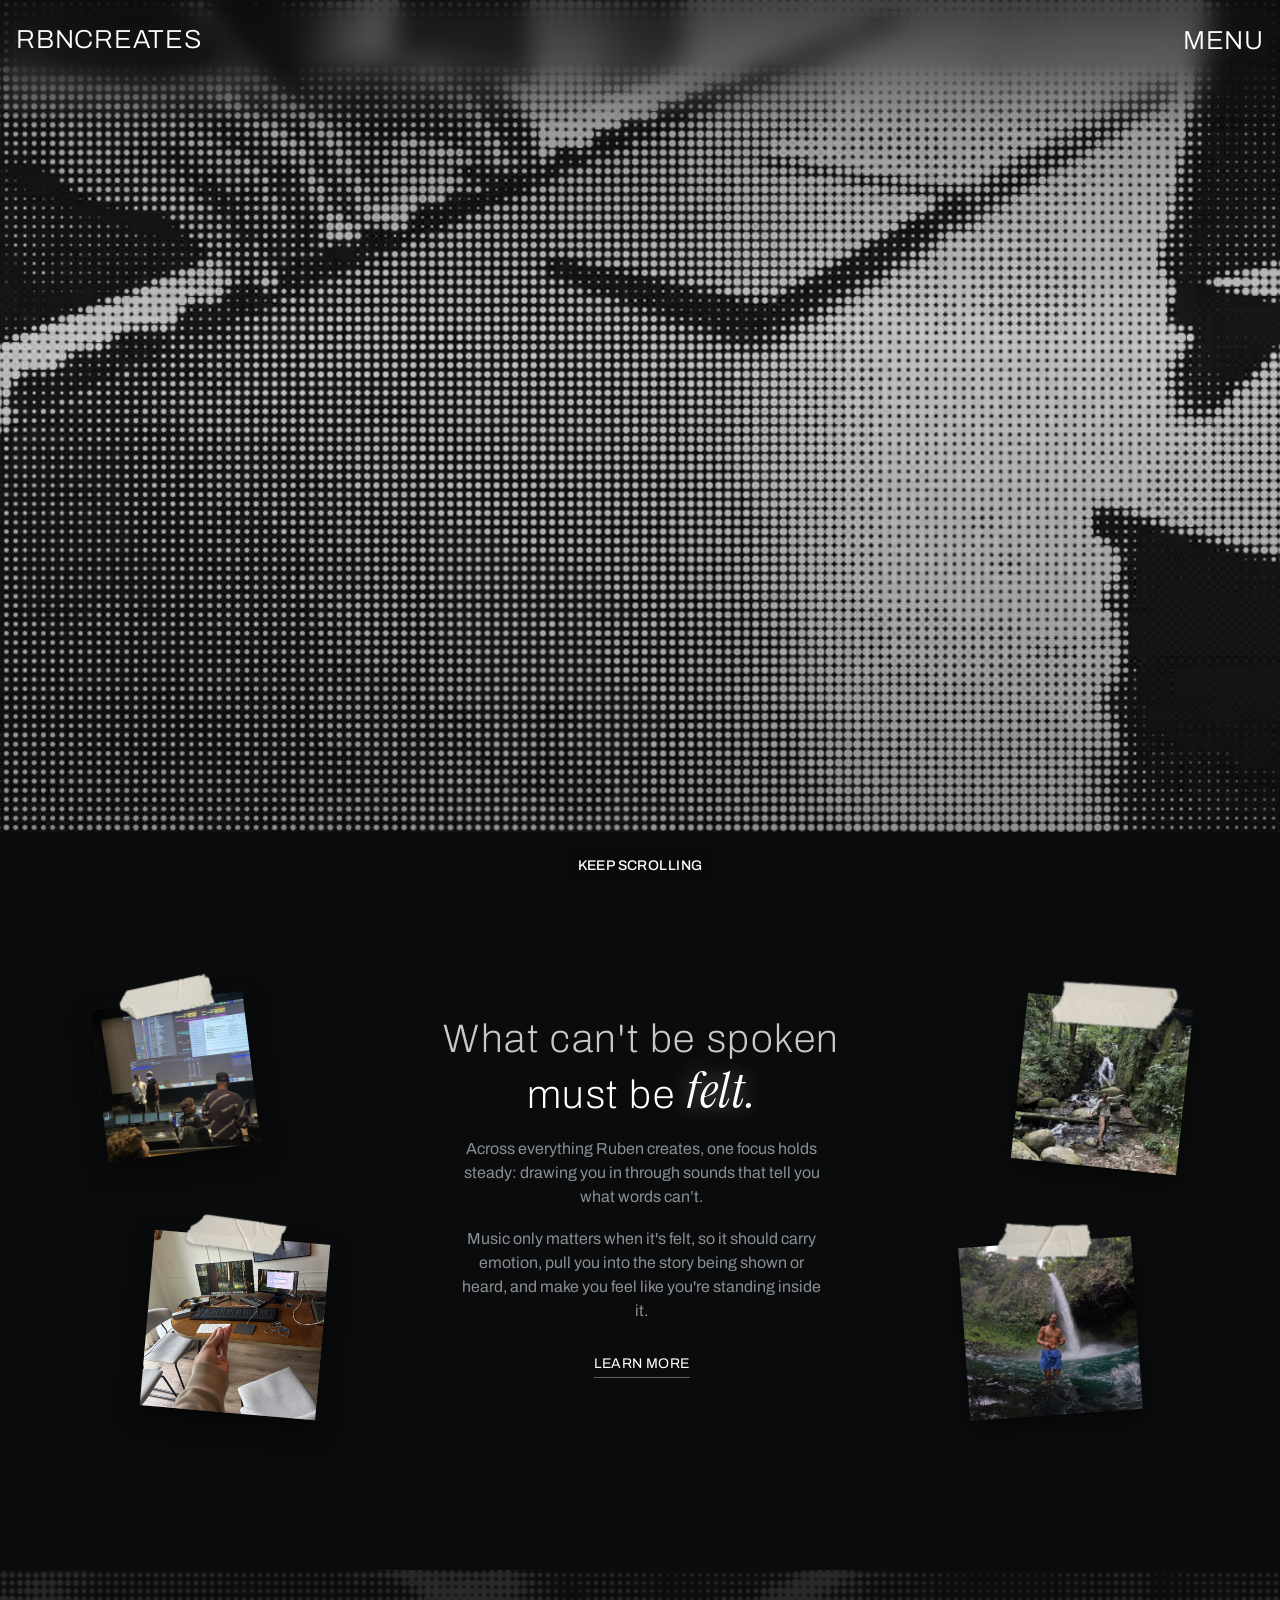
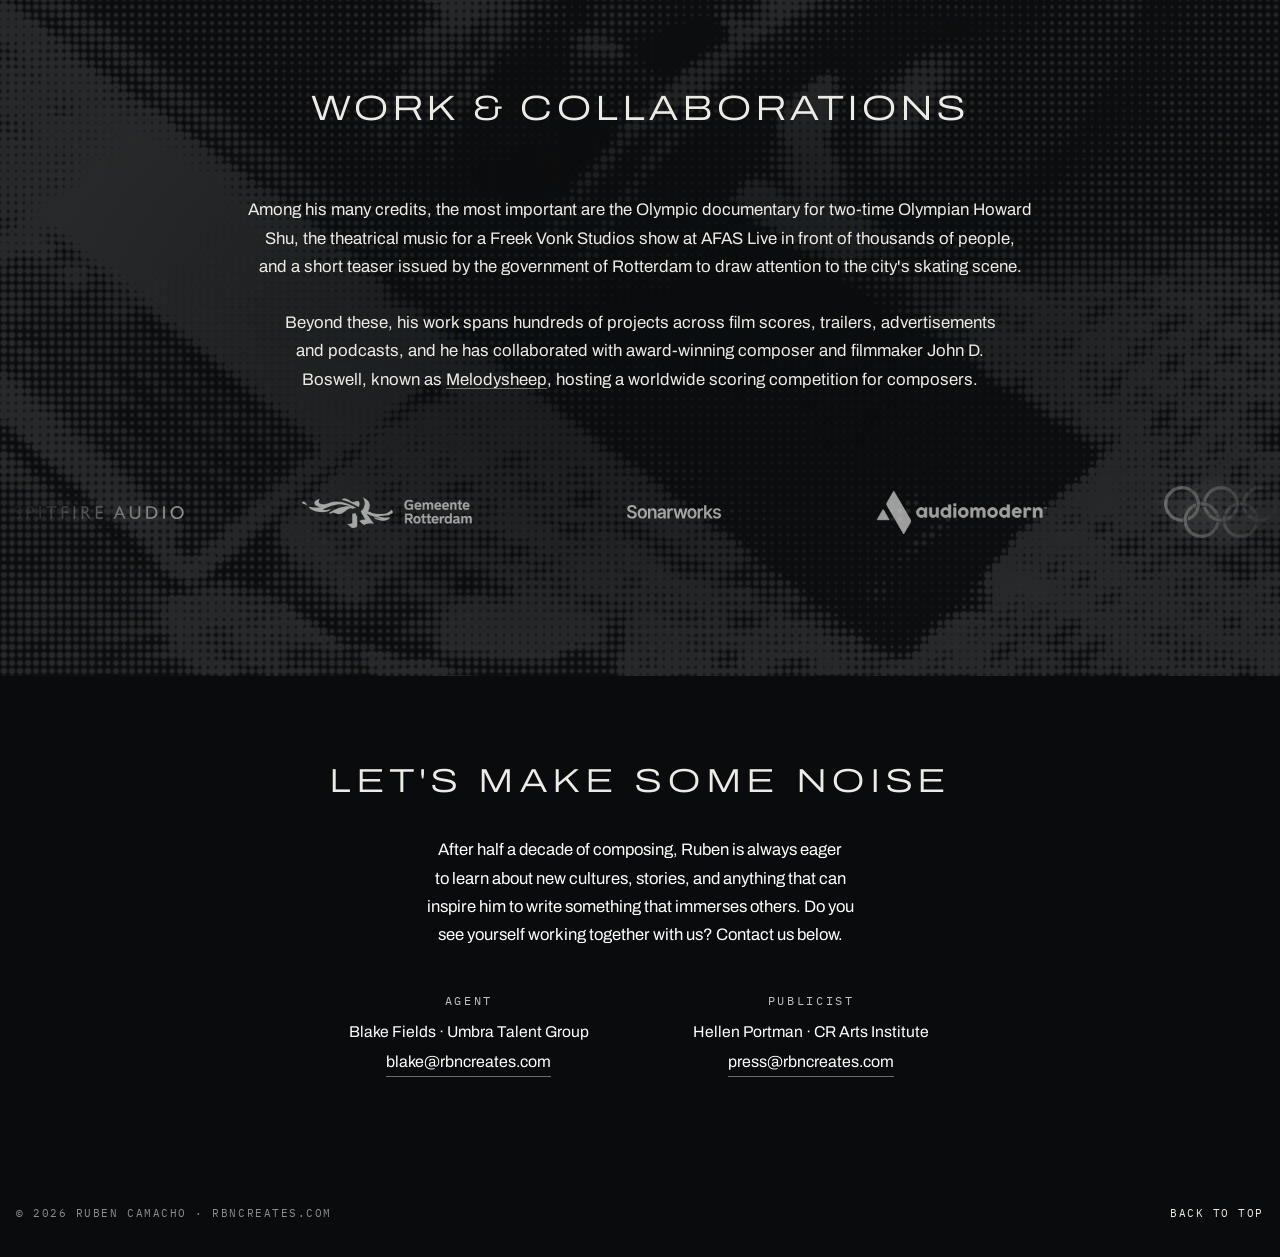
<file: public/index.html>
<!doctype html>
<html lang="en">
<head>
<meta charset="utf-8">
<meta name="viewport" content="width=device-width, initial-scale=1, viewport-fit=cover">
<title>Ruben Camacho | Media composer</title>
<meta name="description" content="Ruben Camacho is a Costa Rican media composer based in the Netherlands, writing music for film, trailers and brands.">
<meta name="theme-color" content="#0a0b0c">
<meta property="og:title" content="Ruben Camacho | Media composer">
<meta property="og:description" content="What can't be spoken must be felt. Scores, media kit and contact.">
<meta property="og:type" content="website">
<meta property="og:url" content="https://rbncreates.com/">
<meta property="og:image" content="https://rbncreates.com/poster.jpg">
<link rel="stylesheet" href="https://fonts.googleapis.com/css2?family=Archivo:wdth,wght@62..125,100..900&family=IBM+Plex+Mono:wght@400;500&family=Instrument+Serif:ital@1&display=swap">
<link rel="stylesheet" href="style.css">
</head>
<body>

<header>
  <a class="br logo" href="index.html" aria-label="rbncreates home"><span>rbncreates</span></a>
  <button class="br" id="open" type="button" aria-expanded="false" aria-controls="menu"><span>Menu</span></button>
</header>

<nav id="menu" hidden aria-label="Main">
  <button class="br close" id="close" type="button"><span>Close</span></button>
  <a class="big" href="index.html" style="--img:url(menu1.jpg)"><span>Home</span></a>
  <a class="big" href="scores.html" style="--img:url(menu2.jpg)"><span>Scores</span></a>
  <a class="big" href="content.html" style="--img:url(menu3.jpg)"><span>Content</span></a>
  <a class="big" href="about.html" style="--img:url(menu4.jpg)"><span>About</span></a>
  <a class="big" href="contact.html" style="--img:url(menu5.jpg)"><span>Contact</span></a>
</nav>

<a class="br keep2" href="#name"><span>Keep scrolling</span></a>

<main id="top">
  <section class="hero" aria-label="Latest score">
    <div class="stage">
      <canvas data-scene="dawn" aria-hidden="true"></canvas>
      <video class="bgvid" src="bg.mp4" poster="poster.jpg" autoplay muted loop playsinline preload="auto" aria-hidden="true"></video>
    </div>
  </section>

  <section class="panel" id="name" aria-label="About Ruben Camacho">
    <div class="in intro">
      <div class="polas">
        <figure class="shot" tabindex="0" style="--tilt:-7deg;--shift:-34px;--lift:-18px;--s:.92"><img class="tape" src="tape1.png" alt="" style="--tt:-5deg;--tw:64%;--tl:50%"><div class="photo"><img src="s1.jpg" alt="Ruben in a studio control room in front of a large screen showing a music session"></div><figcaption>In the studio</figcaption></figure>
        <figure class="shot" tabindex="0" style="--tilt:5deg;--shift:26px;--lift:30px;--s:1.06"><img class="tape" src="tape2.png" alt="" style="--tt:3deg;--tw:58%;--tl:46%"><div class="photo"><img src="s2.jpg" alt="A home studio desk with two monitors and expressive keyboards"></div><figcaption>The home studio</figcaption></figure>
      </div>
      <div class="introtext">
        <p class="quote" aria-label="What can't be spoken must be felt."><span class="ql" aria-hidden="true">What can't be spoken</span><span class="ql" aria-hidden="true">must be <em>felt.</em></span></p>
        <div class="sub"><p>Across everything Ruben creates, one focus holds steady: drawing you in through sounds that tell you what words can’t.</p><p>Music only matters when it's felt, so it should carry emotion, pull you into the story being shown or heard, and make you feel like you're standing inside it.</p><a class="br learn" href="scores.html"><span>Learn more</span></a></div>
      </div>
      <div class="polas">
        <figure class="shot" tabindex="0" style="--tilt:6deg;--shift:30px;--lift:-12px;--s:1"><img class="tape" src="tape3.png" alt="" style="--tt:-2deg;--tw:78%;--tl:52%"><div class="photo"><img src="s3.jpg" alt="Ruben balancing on a rock in a stream below a waterfall in a green ravine"></div><figcaption>Out in nature</figcaption></figure>
        <figure class="shot" tabindex="0" style="--tilt:-4deg;--shift:-22px;--lift:26px;--s:1.04"><img class="tape" src="tape4.png" alt="" style="--tt:5deg;--tw:56%;--tl:50%"><div class="photo"><img src="s4.jpg" alt="Ruben standing in a pool at the foot of a tall waterfall surrounded by jungle"></div><figcaption>By the waterfall</figcaption></figure>
      </div>
    </div>
  </section>

  <section class="panel veil" id="collabs" aria-label="Work and collaborations">
    <video class="vbg" src="vision.mp4" poster="vision.jpg" autoplay muted loop playsinline preload="auto" aria-hidden="true"></video>
    <div class="in">
      <h2>Work &amp; collaborations</h2>
      <div class="slab">
        <p>Among his many credits, the most important are the Olympic documentary for two-time Olympian Howard Shu, the theatrical music for a Freek Vonk Studios show at AFAS Live in front of thousands of people, and a short teaser issued by the government of Rotterdam to draw attention to the city's skating scene.</p>
        <p>Beyond these, his work spans hundreds of projects across film scores, trailers, advertisements and podcasts, and he has collaborated with award-winning composer and filmmaker John D. Boswell, known as <a href="https://www.melodysheep.com/" target="_blank" rel="noopener">Melodysheep</a>, hosting a worldwide scoring competition for composers.</p>
      </div>
      <div class="marquee" aria-label="Clients and brands I have worked with">
        <ul class="track"><li><img src="spitfire.svg" alt="Spitfire Audio" loading="lazy"></li><li class="keep"><img src="rotterdam.png" alt="Gemeente Rotterdam" loading="lazy"></li><li><img src="sonarworks.svg" alt="Sonarworks" loading="lazy"></li><li><img src="audiomodern.png" alt="Audiomodern" loading="lazy"></li><li><img src="olympics.png" alt="Olympic Games" loading="lazy"></li><li><img src="soundiron.png" alt="Soundiron" loading="lazy"></li><li class="light"><img src="emergence.png" alt="Emergence Audio" loading="lazy"></li><li class="solid"><img src="studio-freek.png" alt="Studio Freek" loading="lazy"></li><li><img src="sonokinetic.png" alt="Sonokinetic" loading="lazy"></li><li><img src="scaler.png" alt="Scaler 2" loading="lazy"></li><li class="light"><img src="sheep.png" alt="Client logo" loading="lazy"></li><li class="light"><img src="evolution.png" alt="Evolution Series" loading="lazy"></li><li><img src="polyverse.png" alt="Polyverse" loading="lazy"></li><li><img src="datamind.png" alt="Datamind Audio" loading="lazy"></li><li><img src="pulsar.png" alt="Pulsar Audio" loading="lazy"></li><li><img src="psstt.png" alt="Psstt Instruments" loading="lazy"></li><li><img src="audio-ollie.png" alt="Audio Ollie" loading="lazy"></li><li class="plain"><img src="wa-production.png" alt="WA Production" loading="lazy"></li><li><img src="steinberg.png" alt="Steinberg" loading="lazy"></li><li class="light"><img src="sennheiser.png" alt="Sennheiser" loading="lazy"></li><li class="light"><img src="fracture.png" alt="Fracture Sounds" loading="lazy"></li><li><img src="mark-s.png" alt="Client logo" loading="lazy"></li><li class="light"><img src="mark-white.png" alt="Client logo" loading="lazy"></li></ul>
        <ul class="track" aria-hidden="true"><li><img src="spitfire.svg" alt="" loading="lazy"></li><li class="keep"><img src="rotterdam.png" alt="" loading="lazy"></li><li><img src="sonarworks.svg" alt="" loading="lazy"></li><li><img src="audiomodern.png" alt="" loading="lazy"></li><li><img src="olympics.png" alt="" loading="lazy"></li><li><img src="soundiron.png" alt="" loading="lazy"></li><li class="light"><img src="emergence.png" alt="" loading="lazy"></li><li class="solid"><img src="studio-freek.png" alt="" loading="lazy"></li><li><img src="sonokinetic.png" alt="" loading="lazy"></li><li><img src="scaler.png" alt="" loading="lazy"></li><li class="light"><img src="sheep.png" alt="" loading="lazy"></li><li class="light"><img src="evolution.png" alt="" loading="lazy"></li><li><img src="polyverse.png" alt="" loading="lazy"></li><li><img src="datamind.png" alt="" loading="lazy"></li><li><img src="pulsar.png" alt="" loading="lazy"></li><li><img src="psstt.png" alt="" loading="lazy"></li><li><img src="audio-ollie.png" alt="" loading="lazy"></li><li class="plain"><img src="wa-production.png" alt="" loading="lazy"></li><li><img src="steinberg.png" alt="" loading="lazy"></li><li class="light"><img src="sennheiser.png" alt="" loading="lazy"></li><li class="light"><img src="fracture.png" alt="" loading="lazy"></li><li><img src="mark-s.png" alt="" loading="lazy"></li><li class="light"><img src="mark-white.png" alt="" loading="lazy"></li></ul>
      </div>
    </div>
  </section>

  <section class="panel noise" id="noise" aria-label="Let's make some noise">
    <div class="in">
      <h2>Let's make some noise</h2>
      <p class="ntext">After half a decade of composing, Ruben is always eager to learn about new cultures, stories, and anything that can inspire him to write something that immerses others. Do you see yourself working together with us? Contact us below.</p>
      <div class="ncontacts">
        <div><span class="label">Agent</span><span class="who">Blake Fields &middot; Umbra Talent Group</span><a href="mailto:blake@rbncreates.com">blake@rbncreates.com</a></div>
        <div><span class="label">Publicist</span><span class="who">Hellen Portman &middot; CR Arts Institute</span><a href="mailto:press@rbncreates.com">press@rbncreates.com</a></div>
      </div>
    </div>
  </section>
</main>
<footer>
  <span>&copy; 2026 Ruben Camacho &middot; rbncreates.com</span>
  <a href="#top">Back to top</a>
</footer>

<script src="site.js"></script>
</body>
</html>
</file>
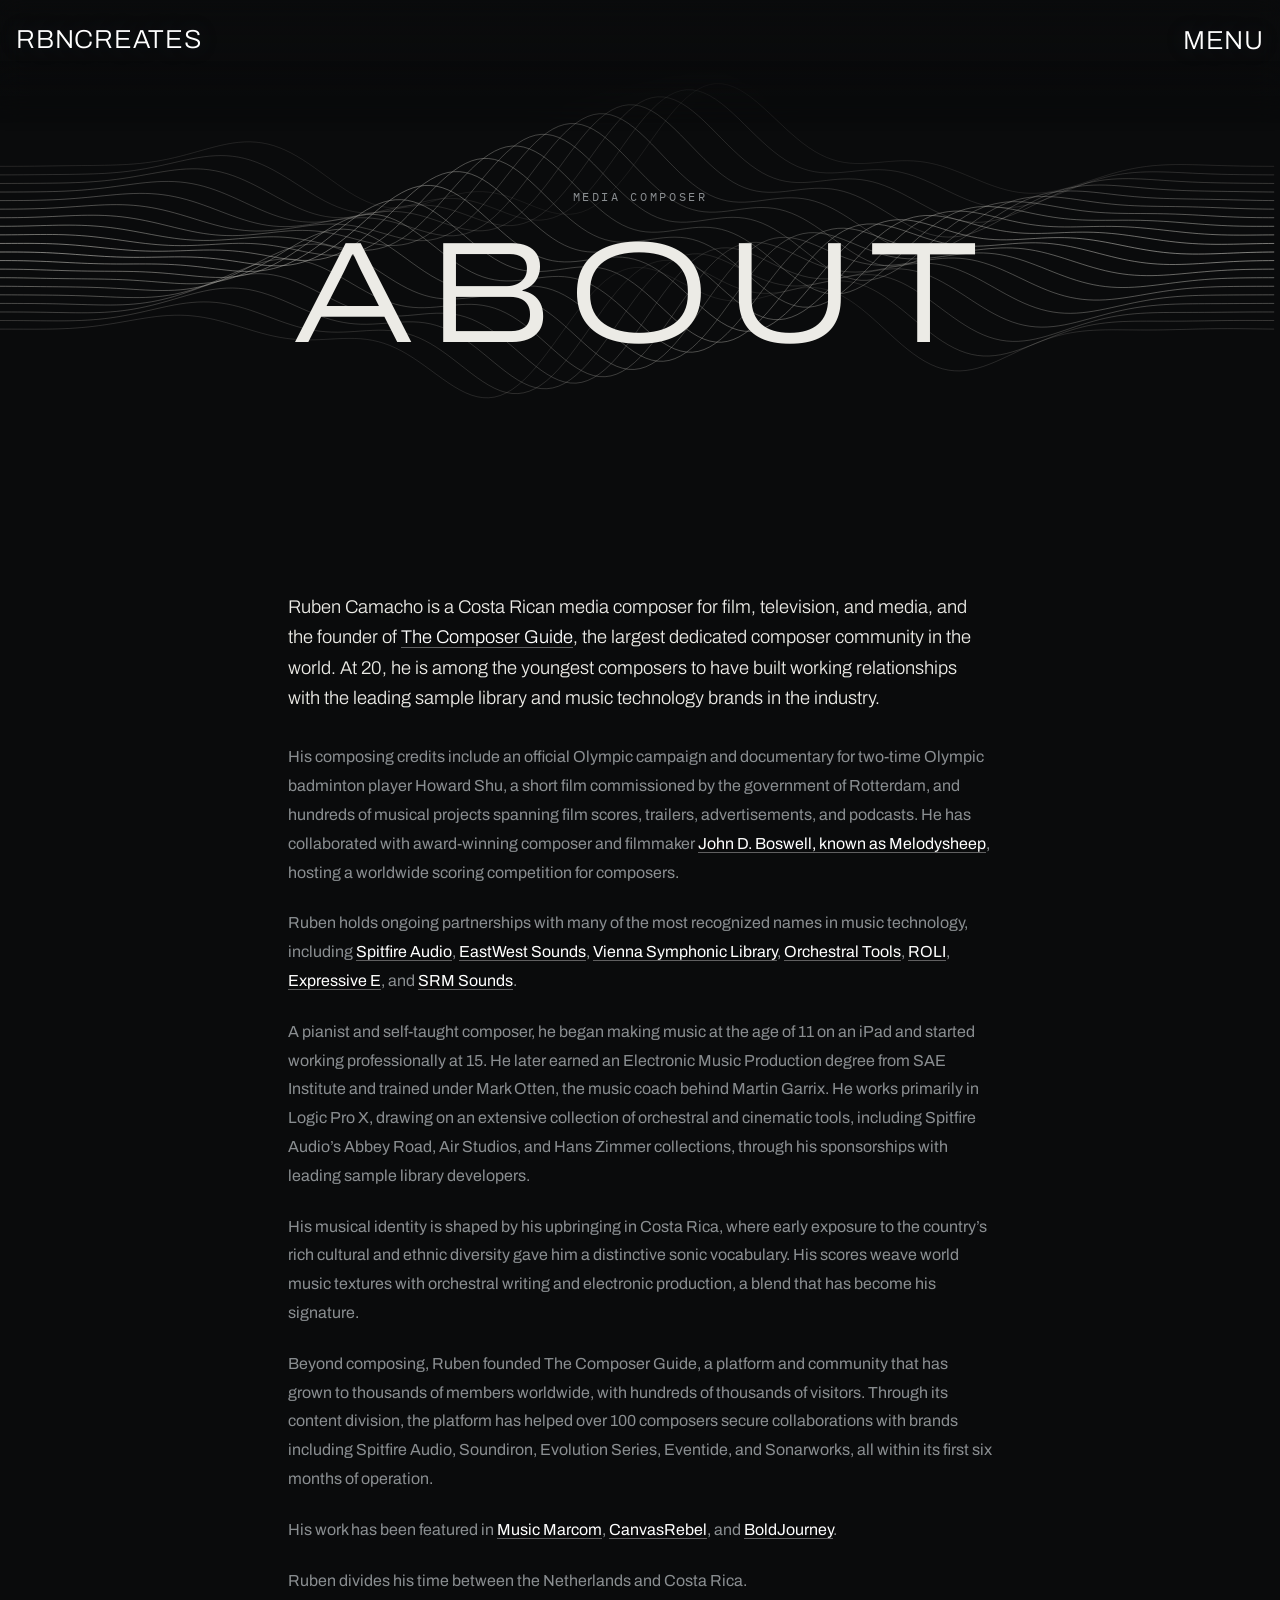
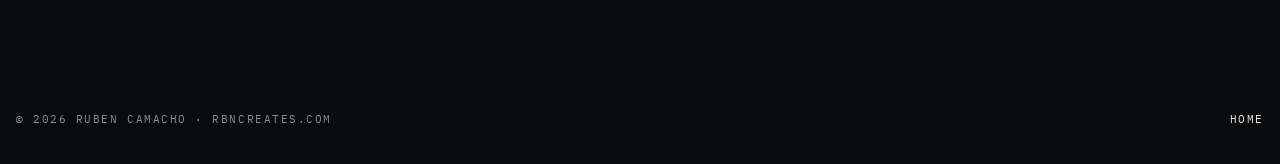
<file: public/about.html>
<!doctype html>
<html lang="en">
<head>
<meta charset="utf-8">
<meta name="viewport" content="width=device-width, initial-scale=1, viewport-fit=cover">
<meta name="claude:viewport-fit-sides" content="cover">
<title>About | Ruben Camacho</title>
<link rel="stylesheet" href="https://fonts.googleapis.com/css2?family=Archivo:wdth,wght@62..125,100..900&family=IBM+Plex+Mono:wght@400;500&display=swap">
<link rel="stylesheet" href="style.css">
</head>
<body>
<header>
  <a class="br logo" href="index.html" aria-label="rbncreates home"><span>rbncreates</span></a>
  <button class="br" id="open" type="button" aria-expanded="false" aria-controls="menu"><span>Menu</span></button>
</header>

<nav id="menu" hidden aria-label="Main">
  <button class="br close" id="close" type="button"><span>Close</span></button>
  <a class="big" href="index.html" style="--img:url(menu1.jpg)"><span>Home</span></a>
  <a class="big" href="scores.html" style="--img:url(menu2.jpg)"><span>Scores</span></a>
  <a class="big" href="content.html" style="--img:url(menu3.jpg)"><span>Content</span></a>
  <a class="big" href="about.html" style="--img:url(menu4.jpg)"><span>About</span></a>
  <a class="big" href="contact.html" style="--img:url(menu5.jpg)"><span>Contact</span></a>
</nav>
<main id="top">
  <section class="panel pagehero veil" aria-label="Media composer">
    <canvas data-scene="wave" aria-hidden="true"></canvas>
    <div class="in">
      <p class="label">Media composer</p>
      <h1>About</h1>
    </div>
  </section>
  <section class="band">
    <div class="col single bio">
      <p class="lead">Ruben Camacho is a Costa Rican media composer for film, television, and media, and the founder of <a href="https://thecomposerguide.com/" target="_blank" rel="noopener">The Composer Guide</a>, the largest dedicated composer community in the world. At 20, he is among the youngest composers to have built working relationships with the leading sample library and music technology brands in the industry.</p>
      <p>His composing credits include an official Olympic campaign and documentary for two-time Olympic badminton player Howard Shu, a short film commissioned by the government of Rotterdam, and hundreds of musical projects spanning film scores, trailers, advertisements, and podcasts. He has collaborated with award-winning composer and filmmaker <a href="https://www.melodysheep.com/" target="_blank" rel="noopener">John D. Boswell, known as Melodysheep</a>, hosting a worldwide scoring competition for composers.</p>
      <p>Ruben holds ongoing partnerships with many of the most recognized names in music technology, including <a href="https://www.spitfireaudio.com/en-eu" target="_blank" rel="noopener">Spitfire Audio</a>, <a href="https://www.soundsonline.com/" target="_blank" rel="noopener">EastWest Sounds</a>, <a href="https://www.vsl.co.at/" target="_blank" rel="noopener">Vienna Symphonic Library</a>, <a href="https://www.orchestraltools.com/" target="_blank" rel="noopener">Orchestral Tools</a>, <a href="https://roli.com/eu" target="_blank" rel="noopener">ROLI</a>, <a href="https://www.expressivee.com/" target="_blank" rel="noopener">Expressive E</a>, and <a href="https://srmsounds.com/" target="_blank" rel="noopener">SRM Sounds</a>.</p>
      <p>A pianist and self-taught composer, he began making music at the age of 11 on an iPad and started working professionally at 15. He later earned an Electronic Music Production degree from SAE Institute and trained under Mark Otten, the music coach behind Martin Garrix. He works primarily in Logic Pro X, drawing on an extensive collection of orchestral and cinematic tools, including Spitfire Audio&rsquo;s Abbey Road, Air Studios, and Hans Zimmer collections, through his sponsorships with leading sample library developers.</p>
      <p>His musical identity is shaped by his upbringing in Costa Rica, where early exposure to the country&rsquo;s rich cultural and ethnic diversity gave him a distinctive sonic vocabulary. His scores weave world music textures with orchestral writing and electronic production, a blend that has become his signature.</p>
      <p>Beyond composing, Ruben founded The Composer Guide, a platform and community that has grown to thousands of members worldwide, with hundreds of thousands of visitors. Through its content division, the platform has helped over 100 composers secure collaborations with brands including Spitfire Audio, Soundiron, Evolution Series, Eventide, and Sonarworks, all within its first six months of operation.</p>
      <p>His work has been featured in <a href="https://www.musicmarcom.com/post/young-composer-tries-eastwest-s-hollywood-fantasy-orchestra" target="_blank" rel="noopener">Music Marcom</a>, <a href="https://canvasrebel.com/meet-ruben-camacho/" target="_blank" rel="noopener">CanvasRebel</a>, and <a href="https://boldjourney.com/meet-ruben-camacho/" target="_blank" rel="noopener">BoldJourney</a>.</p>
      <p>Ruben divides his time between the Netherlands and Costa Rica.</p>
    </div>
  </section>
</main>
<footer>
  <span>&copy; 2026 Ruben Camacho &middot; rbncreates.com</span>
  <a href="index.html">Home</a>
</footer>

<script src="site.js"></script>
</body>
</html>
</file>
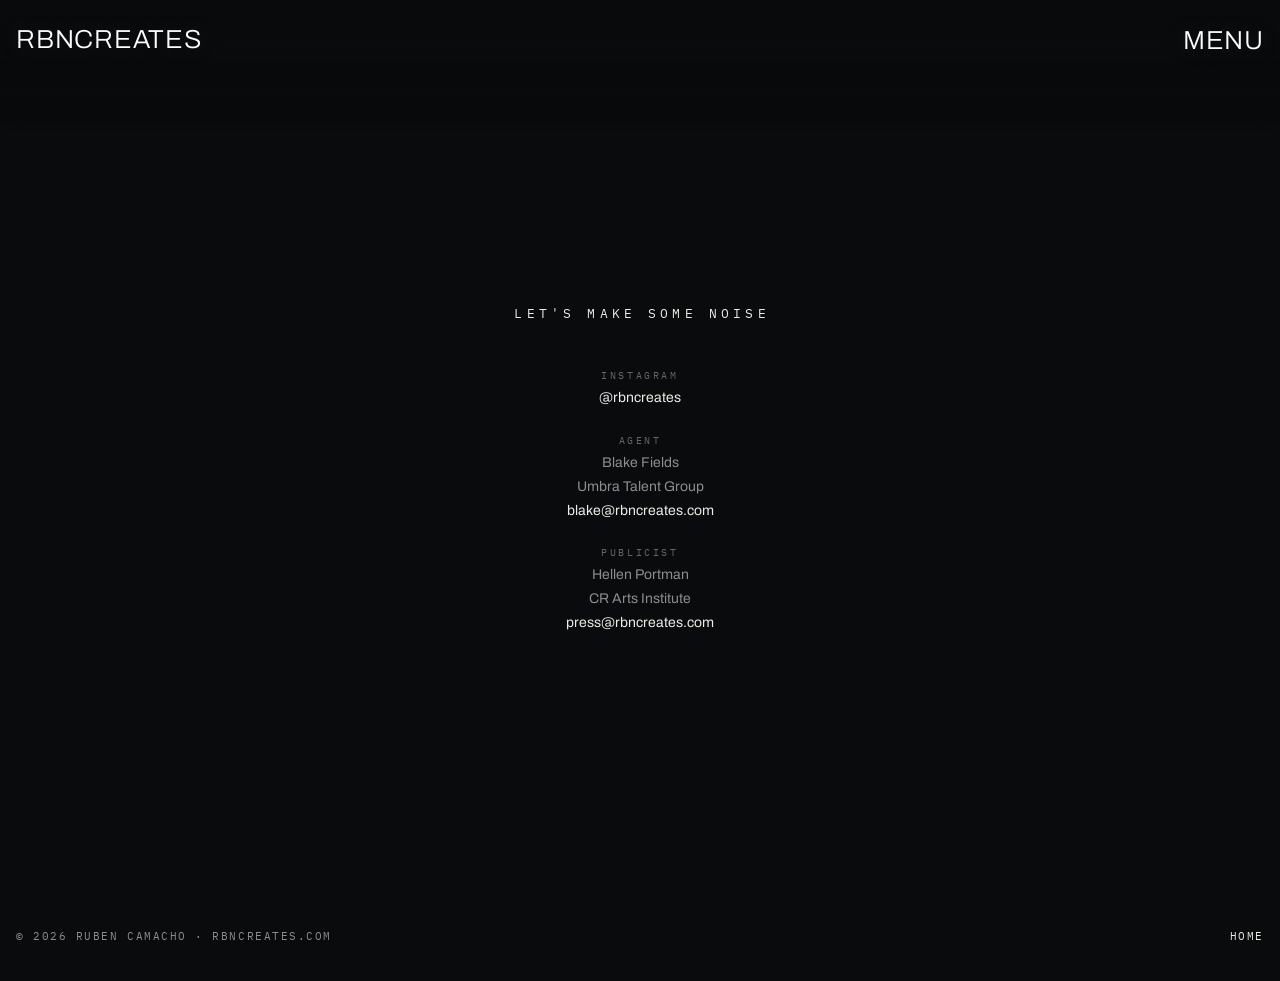
<file: public/contact.html>
<!doctype html>
<html lang="en">
<head>
<meta charset="utf-8">
<meta name="viewport" content="width=device-width, initial-scale=1, viewport-fit=cover">
<meta name="claude:viewport-fit-sides" content="cover">
<title>Contact | Ruben Camacho</title>
<link rel="stylesheet" href="https://fonts.googleapis.com/css2?family=Archivo:wdth,wght@62..125,100..900&family=IBM+Plex+Mono:wght@400;500&display=swap">
<link rel="stylesheet" href="style.css">
</head>
<body>
<header>
  <a class="br logo" href="index.html" aria-label="rbncreates home"><span>rbncreates</span></a>
  <button class="br" id="open" type="button" aria-expanded="false" aria-controls="menu"><span>Menu</span></button>
</header>

<nav id="menu" hidden aria-label="Main">
  <button class="br close" id="close" type="button"><span>Close</span></button>
  <a class="big" href="index.html" style="--img:url(menu1.jpg)"><span>Home</span></a>
  <a class="big" href="scores.html" style="--img:url(menu2.jpg)"><span>Scores</span></a>
  <a class="big" href="content.html" style="--img:url(menu3.jpg)"><span>Content</span></a>
  <a class="big" href="about.html" style="--img:url(menu4.jpg)"><span>About</span></a>
  <a class="big" href="contact.html" style="--img:url(menu5.jpg)"><span>Contact</span></a>
</nav>
<main id="top">
  <section class="panel pagehero cmin" aria-label="Contact">
    <div class="in">
      <h1>Let's make some noise</h1>
      <div class="contacts">
        <div><span class="label">Instagram</span><a href="https://instagram.com/rbncreates" target="_blank" rel="noopener">@rbncreates</a></div>
        <div><span class="label">Agent</span>Blake Fields<br>Umbra Talent Group<br><a href="mailto:blake@rbncreates.com">blake@rbncreates.com</a></div>
        <div><span class="label">Publicist</span>Hellen Portman<br>CR Arts Institute<br><a href="mailto:press@rbncreates.com">press@rbncreates.com</a></div>
      </div>
    </div>
  </section>
</main>
<footer>
  <span>&copy; 2026 Ruben Camacho &middot; rbncreates.com</span>
  <a href="index.html">Home</a>
</footer>

<script src="site.js"></script>
</body>
</html>
</file>
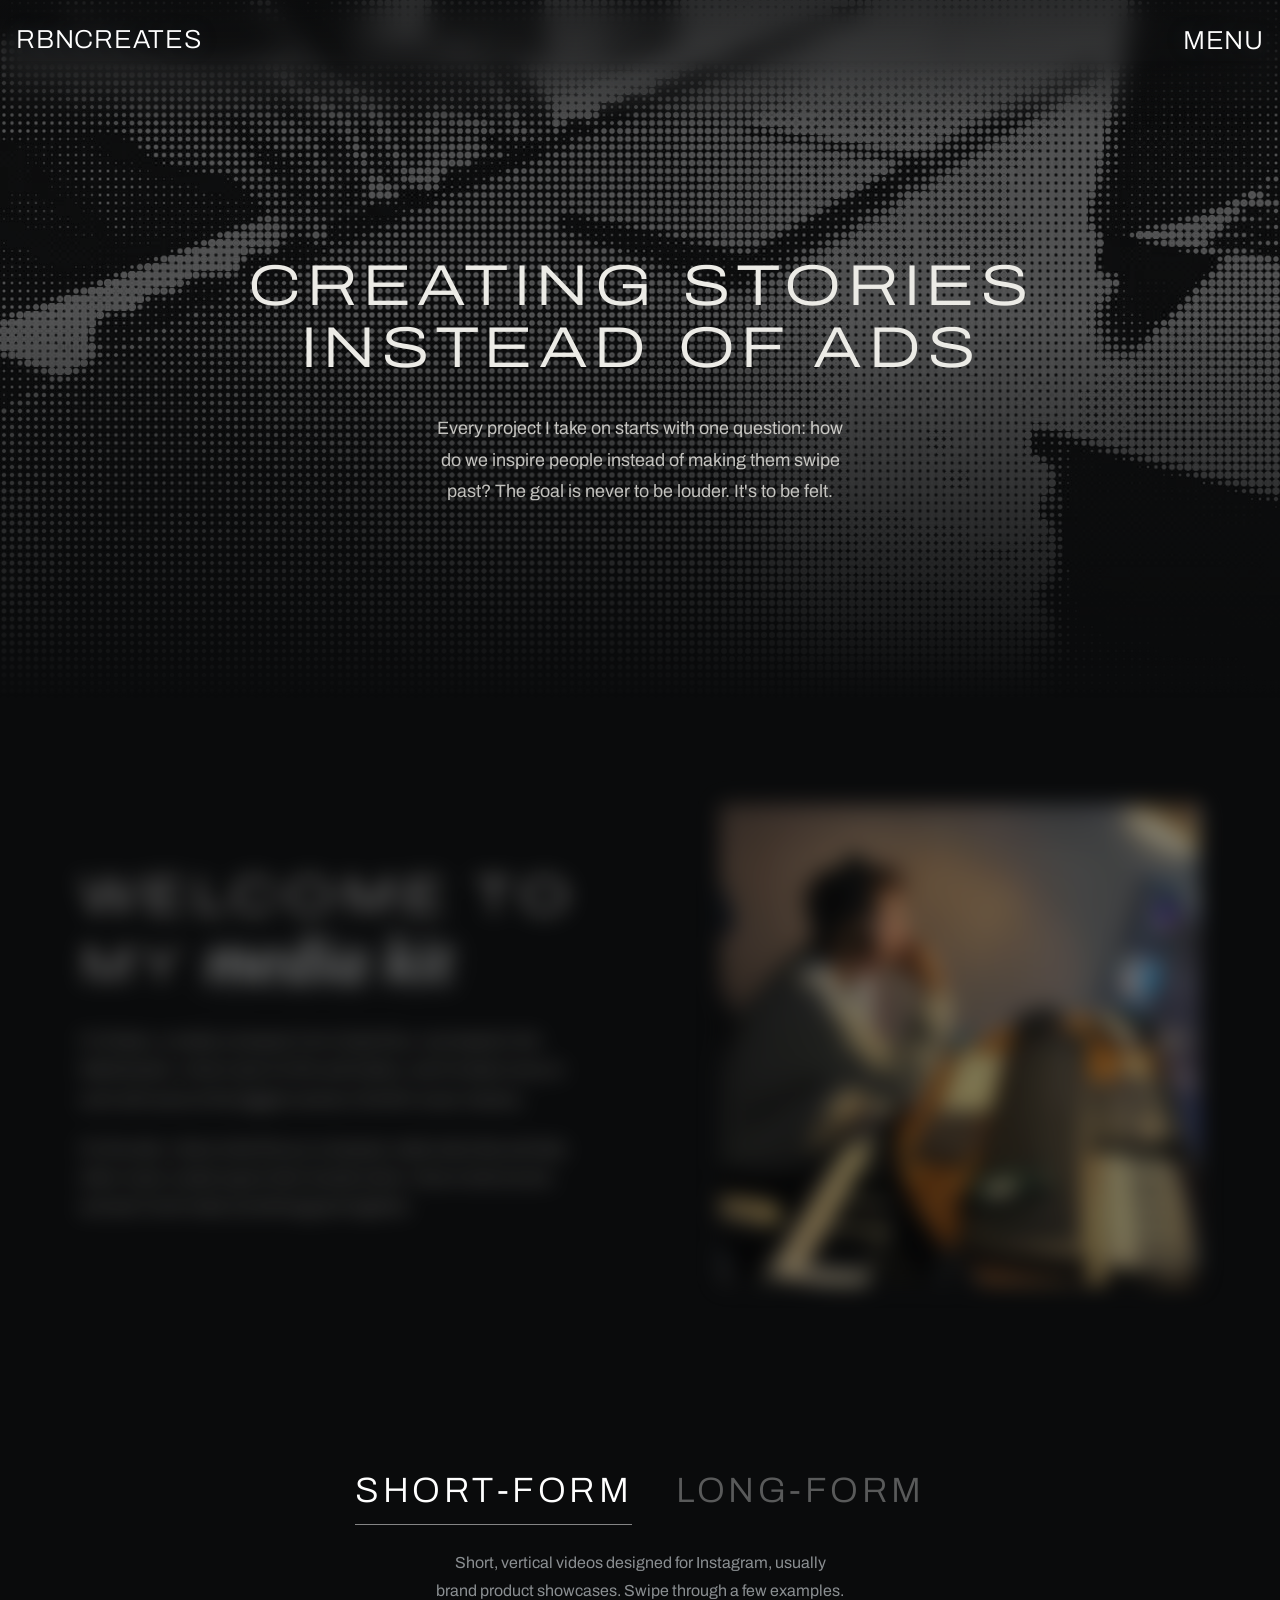
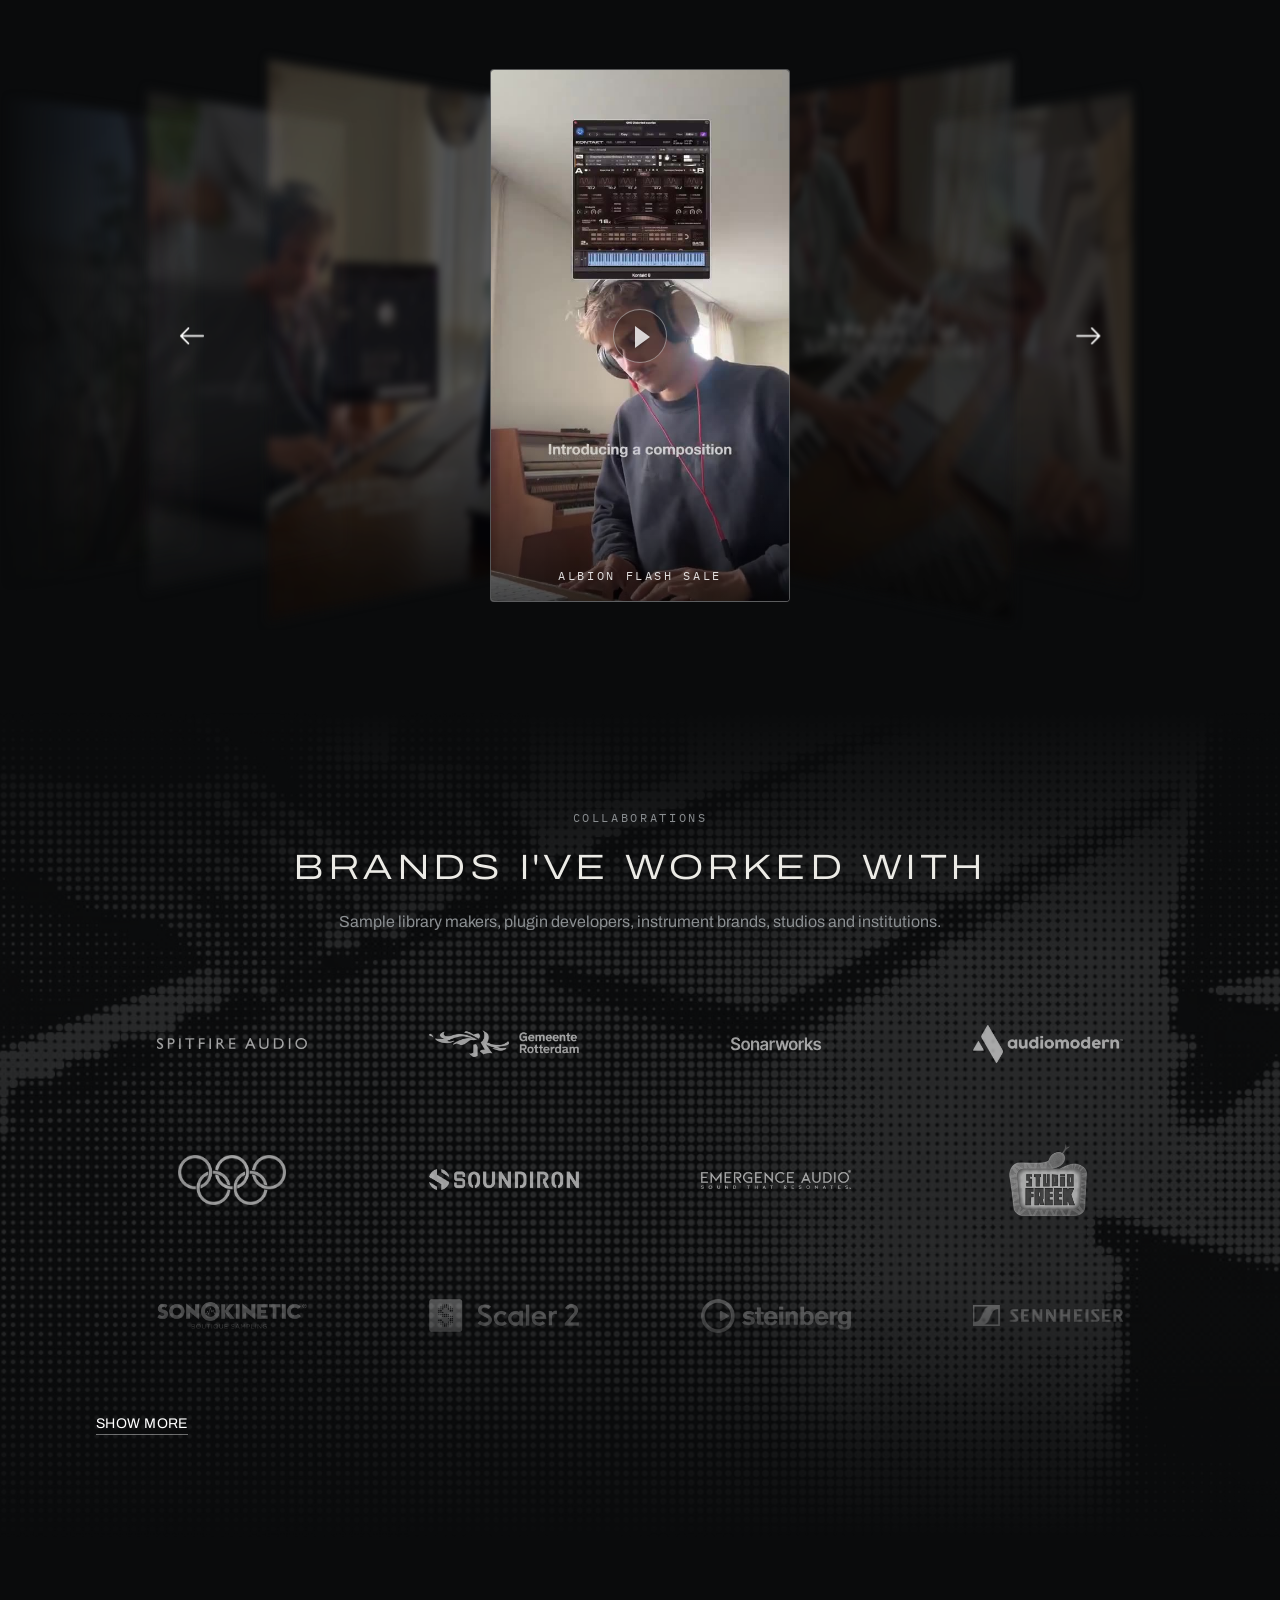
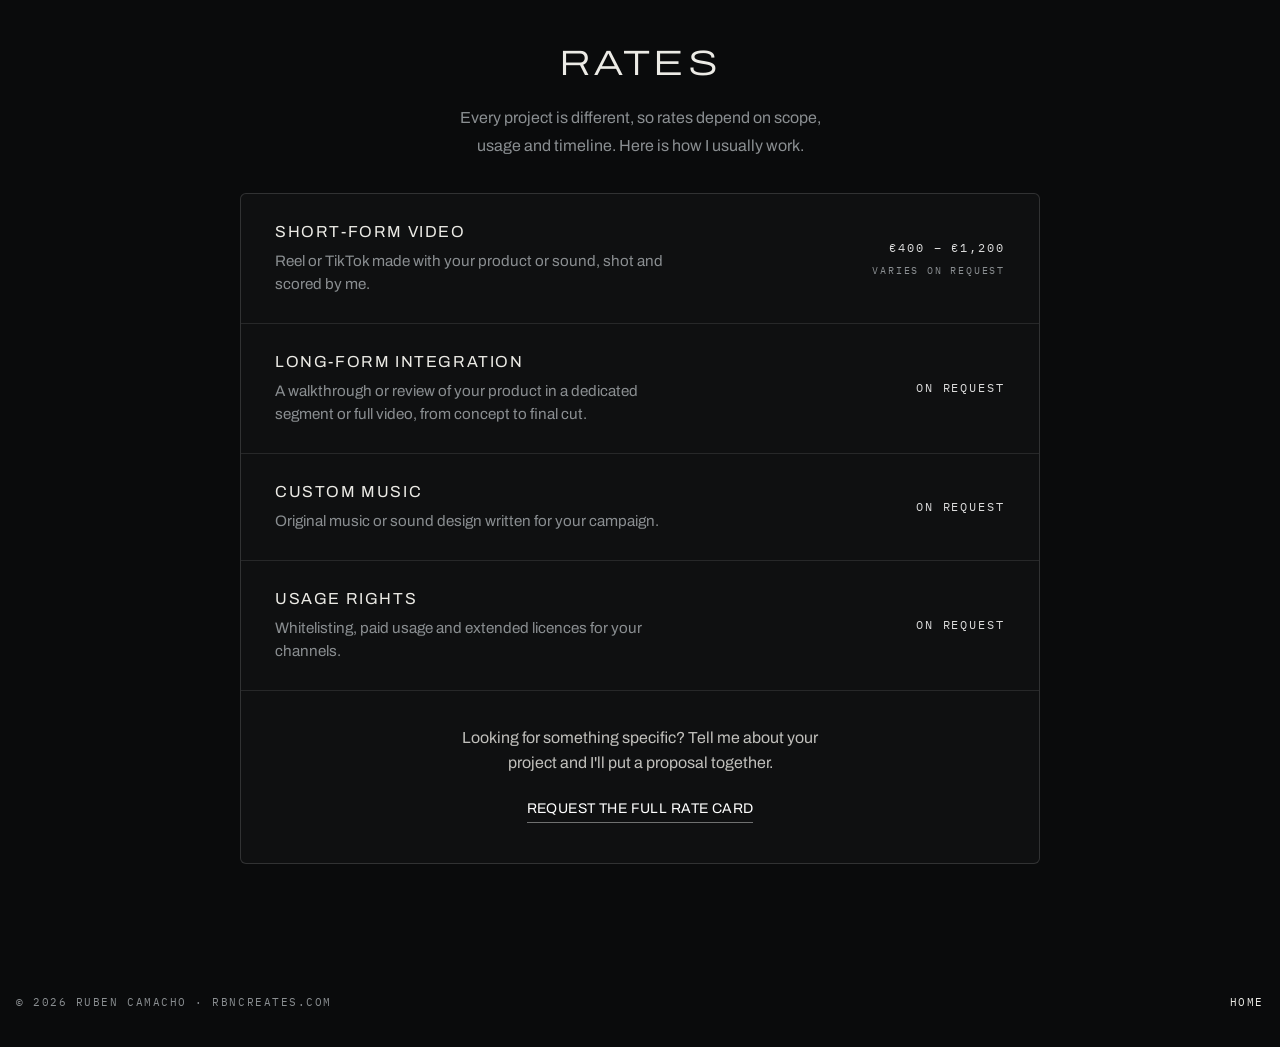
<file: public/content.html>
<!doctype html>
<html lang="en">
<head>
<meta charset="utf-8">
<meta name="viewport" content="width=device-width, initial-scale=1, viewport-fit=cover">
<meta name="claude:viewport-fit-sides" content="cover">
<title>Content | Ruben Camacho</title>
<link rel="stylesheet" href="https://fonts.googleapis.com/css2?family=Archivo:wdth,wght@62..125,100..900&family=IBM+Plex+Mono:wght@400;500&display=swap">
<link rel="stylesheet" href="style.css">
</head>
<body>
<header>
  <a class="br logo" href="index.html" aria-label="rbncreates home"><span>rbncreates</span></a>
  <button class="br" id="open" type="button" aria-expanded="false" aria-controls="menu"><span>Menu</span></button>
</header>

<nav id="menu" hidden aria-label="Main">
  <button class="br close" id="close" type="button"><span>Close</span></button>
  <a class="big" href="index.html" style="--img:url(menu1.jpg)"><span>Home</span></a>
  <a class="big" href="scores.html" style="--img:url(menu2.jpg)"><span>Scores</span></a>
  <a class="big" href="content.html" style="--img:url(menu3.jpg)"><span>Content</span></a>
  <a class="big" href="about.html" style="--img:url(menu4.jpg)"><span>About</span></a>
  <a class="big" href="contact.html" style="--img:url(menu5.jpg)"><span>Contact</span></a>
</nav>
<main id="top">
  <section class="mk-hero" aria-label="Creating stories instead of ads">
    <video class="mkbg" src="bg.mp4#t=12" poster="poster.jpg" autoplay muted playsinline preload="auto" aria-hidden="true"></video>
    <h1>Creating stories<br>instead of ads</h1>
    <p>Every project I take on starts with one question: how do we inspire people instead of making them swipe past? The goal is never to be louder. It's to be felt.</p>
  </section>

  <section class="mk-intro" aria-label="Welcome to my media kit">
    <div class="mk-intro-grid">
      <div class="mk-intro-copy">
        <h2>Welcome to my <em>media kit</em></h2>
        <div class="mk-text">
          <p>I'm Ruben, a media composer from Costa Rica, now based in the Netherlands. I write music for film and trailers, and I've been lucky to work with some of the biggest names in the film music industry.</p>
          <p>On the side, I share what life as a composer really looks like and help other music creators grow their brands online. Have a look around, and see if we'd make something good together.</p>
        </div>
      </div>
      <figure class="mk-photo"><img src="me-square.jpg" alt="Ruben Camacho at his desk in the studio"></figure>
    </div>
  </section>

  <div class="mk-tabs" role="tablist" aria-label="Selected work">
    <button type="button" role="tab" class="mk-tab on" id="tab-short" aria-selected="true" aria-controls="sec-short" data-t="short">Short-form</button>
    <button type="button" role="tab" class="mk-tab" id="tab-long" aria-selected="false" aria-controls="sec-long" data-t="long">Long-form</button>
  </div>
  <div class="mk-desc" aria-live="polite">
    <p class="mk-sub on" data-d="short">Short, vertical videos designed for Instagram, usually brand product showcases. Swipe through a few examples.</p>
    <p class="mk-sub" data-d="long">Full-length walkthroughs, reviews and launches, with room to explain, demonstrate and tell the whole story.</p>
  </div>

  <section class="mk-reels" id="sec-short" role="tabpanel" aria-labelledby="tab-short" aria-label="Reels">
    <h2>Short-form</h2>
    <div class="rl-outer">
      <button class="br arrow prev" id="rprev" type="button" aria-label="Previous reel"><img src="arrow.png" alt="" draggable="false"></button>
      <button class="br arrow next" id="rnext" type="button" aria-label="Next reel"><img src="arrow.png" alt="" draggable="false"></button>
      <div class="rl-wrap"><div class="rl" id="rl">
        <figure class="reel" data-i="0"><div class="rl-frame"><video src="envoy-roli.mp4" poster="envoy-roli.jpg" preload="none" playsinline loop></video><span class="rl-play" aria-hidden="true"></span><span class="rl-ph">Envoy × Roli</span></div></figure>
        <figure class="reel" data-i="1"><div class="rl-frame"><video src="spitfire-synth.mp4" poster="spitfire-synth.jpg" preload="none" playsinline loop></video><span class="rl-play" aria-hidden="true"></span><span class="rl-ph">Spitfire Summer Synth Sale</span></div></figure>
        <figure class="reel" data-i="2"><div class="rl-frame"><video src="albion.mp4" poster="albion.jpg" preload="none" playsinline loop></video><span class="rl-play" aria-hidden="true"></span><span class="rl-ph">Albion Flash Sale</span></div></figure>
        <figure class="reel" data-i="3"><div class="rl-frame"><video src="air-studios.mp4" poster="air-studios.jpg" preload="none" playsinline loop></video><span class="rl-play" aria-hidden="true"></span><span class="rl-ph">Air Studios</span></div></figure>
        <figure class="reel" data-i="4"><div class="rl-frame"><video src="halion.mp4" poster="halion.jpg" preload="none" playsinline loop></video><span class="rl-play" aria-hidden="true"></span><span class="rl-ph">HALion 7.5 MPE</span></div></figure>
        <figure class="reel" data-i="5"><div class="rl-frame"><video src="bleck.mp4" poster="bleck.jpg" preload="none" playsinline loop></video><span class="rl-play" aria-hidden="true"></span><span class="rl-ph">Bleck Distinction</span></div></figure>
      </div></div>
    </div>
  </section>

  <section class="mk-long" id="sec-long" role="tabpanel" aria-labelledby="tab-long" aria-label="Long-form" hidden>
    <h2>Long-form</h2>
    <div class="lf-grid">
      <article class="case case-split">
        <div class="case-body">
          <h3>Blueprint: Textural Sax</h3>
          <p class="case-tag">Walkthrough &middot; Free library launch</p>
          <dl>
            <div><dt>The brief</dt><dd>Introduce Blueprint: Textural Sax, a free library built from tenor sax recordings made in a London studio and shaped for atmospheric, experimental sound design instead of traditional sax lines.</dd></div>
            <div><dt>What I made</dt><dd>A walkthrough of the library, plus an original demo, <em>Within the Fission</em>, written to show off its gritty, evolving textures. Give it a listen below.</dd></div>
          </dl>
          <div class="seeon"><span class="seeon-l">See on</span><a class="case-link" href="https://www.kvraudio.com/product/blueprint-textural-sax-by-fracture-sounds" target="_blank" rel="noopener">KVR Audio</a><a class="case-link" href="https://rekkerd.org/free-blueprint-textural-sax-by-fracture-sounds/" target="_blank" rel="noopener">Rekkerd</a><a class="case-link" href="https://bedroomproducersblog.com/2026/07/22/fracture-sounds-blueprint-textural-sax/" target="_blank" rel="noopener">Bedroom Producers Blog</a></div>
        </div>
        <div class="case-side">
          <div class="case-video"><iframe src="https://www.youtube-nocookie.com/embed/UUPeVL4BQVA?rel=0" title="Blueprint: Textural Sax walkthrough" loading="lazy" allow="accelerometer; encrypted-media; gyroscope; picture-in-picture; fullscreen" allowfullscreen referrerpolicy="strict-origin-when-cross-origin"></iframe></div>
        <div class="case-audio" data-src="within-the-fission.mp3">
          <button class="ca-btn" type="button" aria-label="Play Within the Fission"><i aria-hidden="true"></i></button>
          <div class="ca-meta"><span class="ca-title">Within the Fission</span><input class="ca-seek" type="range" min="0" max="1000" value="0" aria-label="Seek"></div>
          <span class="ca-time">0:00</span>
        </div>
        </div>
      </article>
      <article class="case case-split">
        <div class="case-body">
          <h3>Soundbox: MPE Launch</h3>
          <p class="case-tag">Long-form video &middot; Audiomodern</p>
          <dl>
            <div><dt>The brief</dt><dd>Introduce the new Soundbox update and its full MPE support to Audiomodern&rsquo;s community.</dd></div>
            <div><dt>What I made</dt><dd>A long-form video for Audiomodern announcing the update and showing what full MPE support brings to Soundbox.</dd></div>
          </dl>
          <div class="seeon"><span class="seeon-l">See on</span><a class="case-link" href="https://sonicstate.com/news/2026/09/11/soundbox-now-speaks-mpe/" target="_blank" rel="noopener">Sonic State</a><a class="case-link" href="https://rekkerd.org/audiomodern-soundbox-v1-3-update-brings-full-mpe-support/" target="_blank" rel="noopener">Rekkerd</a><a class="case-link" href="https://synthanatomy.com/2026/09/audiomodern-soundbox-new-advanced-mpe-sampler-plugin-plugin-with-community-in-mind.html" target="_blank" rel="noopener">Synth Anatomy</a></div>
        </div>
        <div class="case-side">
          <div class="case-video"><iframe src="https://www.youtube-nocookie.com/embed/Dztx_R7-URM?rel=0" title="Soundbox: Introducing Full MPE Support" loading="lazy" allow="accelerometer; encrypted-media; gyroscope; picture-in-picture; fullscreen" allowfullscreen referrerpolicy="strict-origin-when-cross-origin"></iframe></div>
        </div>
      </article>
    </div>
  </section>

  <section class="mk-brands" aria-label="Brands I have worked with">
    <video class="mkbg2" src="bg.mp4#t=12" poster="poster.jpg" autoplay muted loop playsinline preload="auto" aria-hidden="true"></video>
    <p class="label">Collaborations</p>
    <h2>Brands I've worked with</h2>
    <p class="mk-sub">Sample library makers, plugin developers, instrument brands, studios and institutions.</p>
    <div class="bwrap collapsed" id="bwrap">
      <ul class="bgrid" id="bgrid">
        <li style="--i:0"><a href="https://www.spitfireaudio.com" target="_blank" rel="noopener" aria-label="Spitfire Audio"><img src="spitfire.svg" alt="Spitfire Audio" loading="lazy" draggable="false"></a></li>
        <li class="keep" style="--i:0"><a href="https://www.rotterdam.nl" target="_blank" rel="noopener" aria-label="Gemeente Rotterdam"><img src="rotterdam.png" alt="Gemeente Rotterdam" loading="lazy" draggable="false"></a></li>
        <li style="--i:0"><a href="https://www.sonarworks.com" target="_blank" rel="noopener" aria-label="Sonarworks"><img src="sonarworks.svg" alt="Sonarworks" loading="lazy" draggable="false"></a></li>
        <li style="--i:0"><a href="https://www.audiomodern.com" target="_blank" rel="noopener" aria-label="Audiomodern"><img src="audiomodern.png" alt="Audiomodern" loading="lazy" draggable="false"></a></li>
        <li style="--i:0"><a href="https://www.olympics.com" target="_blank" rel="noopener" aria-label="Olympic Games"><img src="olympics.png" alt="Olympic Games" loading="lazy" draggable="false"></a></li>
        <li style="--i:0"><a href="https://www.soundiron.com" target="_blank" rel="noopener" aria-label="Soundiron"><img src="soundiron.png" alt="Soundiron" loading="lazy" draggable="false"></a></li>
        <li class="light" style="--i:0"><a href="https://www.emergenceaudio.com" target="_blank" rel="noopener" aria-label="Emergence Audio"><img src="emergence.png" alt="Emergence Audio" loading="lazy" draggable="false"></a></li>
        <li class="solid" style="--i:0"><a href="https://www.freekvonk.nl" target="_blank" rel="noopener" aria-label="Studio Freek"><img src="studio-freek.png" alt="Studio Freek" loading="lazy" draggable="false"></a></li>
        <li style="--i:0"><a href="https://www.sonokinetic.net" target="_blank" rel="noopener" aria-label="Sonokinetic"><img src="sonokinetic.png" alt="Sonokinetic" loading="lazy" draggable="false"></a></li>
        <li style="--i:0"><a href="https://www.scalerplugin.com" target="_blank" rel="noopener" aria-label="Scaler 2"><img src="scaler.png" alt="Scaler 2" loading="lazy" draggable="false"></a></li>
        <li style="--i:0"><a href="https://www.steinberg.net" target="_blank" rel="noopener" aria-label="Steinberg"><img src="steinberg.png" alt="Steinberg" loading="lazy" draggable="false"></a></li>
        <li class="light" style="--i:0"><a href="https://www.sennheiser.com" target="_blank" rel="noopener" aria-label="Sennheiser"><img src="sennheiser.png" alt="Sennheiser" loading="lazy" draggable="false"></a></li>
        <li class="light" style="--i:0"><a href="https://www.evolutionseries.com" target="_blank" rel="noopener" aria-label="Evolution Series"><img src="evolution.png" alt="Evolution Series" loading="lazy" draggable="false"></a></li>
        <li style="--i:0"><a href="https://www.polyversemusic.com" target="_blank" rel="noopener" aria-label="Polyverse"><img src="polyverse.png" alt="Polyverse" loading="lazy" draggable="false"></a></li>
        <li style="--i:1"><a href="https://www.datamindaudio.com" target="_blank" rel="noopener" aria-label="Datamind Audio"><img src="datamind.png" alt="Datamind Audio" loading="lazy" draggable="false"></a></li>
        <li style="--i:2"><a href="https://www.pulsar-audio.com" target="_blank" rel="noopener" aria-label="Pulsar Audio"><img src="pulsar.png" alt="Pulsar Audio" loading="lazy" draggable="false"></a></li>
        <li style="--i:3"><img src="psstt.png" alt="Psstt Instruments" loading="lazy" draggable="false"></li>
        <li style="--i:4"><a href="https://www.audioollie.com" target="_blank" rel="noopener" aria-label="Audio Ollie"><img src="audio-ollie.png" alt="Audio Ollie" loading="lazy" draggable="false"></a></li>
        <li class="plain" style="--i:5"><a href="https://www.waproduction.com" target="_blank" rel="noopener" aria-label="WA Production"><img src="wa-production.png" alt="WA Production" loading="lazy" draggable="false"></a></li>
        <li class="light" style="--i:6"><a href="https://www.fracturesounds.com" target="_blank" rel="noopener" aria-label="Fracture Sounds"><img src="fracture.png" alt="Fracture Sounds" loading="lazy" draggable="false"></a></li>
        <li style="--i:7"><img src="mark-s.png" alt="Client logo" loading="lazy" draggable="false"></li>
        <li class="light" style="--i:8"><img src="mark-white.png" alt="Client logo" loading="lazy" draggable="false"></li>
        <li class="light" style="--i:9"><a href="https://www.melodysheep.com" target="_blank" rel="noopener" aria-label="Client logo"><img src="sheep.png" alt="Client logo" loading="lazy" draggable="false"></a></li>
        </ul>
    </div>
    <button class="br learn" id="bmore" type="button" aria-expanded="false" aria-controls="bgrid"><span>Show more</span></button>
  </section>

  <section class="mk-rates" aria-label="Rates">
    <h2>Rates</h2>
    <p class="mk-sub">Every project is different, so rates depend on scope, usage and timeline. Here is how I usually work.</p>
    <div class="rcard">
      <ul class="rlist">
        <li><div><h3>Short-form video</h3><p>Reel or TikTok made with your product or sound, shot and scored by me.</p></div><span class="rate">€400 – €1,200<small>Varies on request</small></span></li>
        <li><div><h3>Long-form integration</h3><p>A walkthrough or review of your product in a dedicated segment or full video, from concept to final cut.</p></div><span class="rate">On request</span></li>
        <li><div><h3>Custom music</h3><p>Original music or sound design written for your campaign.</p></div><span class="rate">On request</span></li>
        <li><div><h3>Usage rights</h3><p>Whitelisting, paid usage and extended licences for your channels.</p></div><span class="rate">On request</span></li>
        </ul>
      <div class="rfoot">
        <p>Looking for something specific? Tell me about your project and I'll put a proposal together.</p>
        <a class="br learn" href="contact.html"><span>Request the full rate card</span></a>
      </div>
    </div>
  </section>
</main>
<footer>
  <span>&copy; 2026 Ruben Camacho &middot; rbncreates.com</span>
  <a href="index.html">Home</a>
</footer>

<script src="site.js"></script>
<script src="brands.js"></script>
<script src="reels.js"></script>
<script>
(function(){
  var tabs=document.querySelectorAll('.mk-tab');
  tabs.forEach(function(b){b.addEventListener('click',function(){
    var t=b.getAttribute('data-t');
    tabs.forEach(function(x){var on=x===b;x.classList.toggle('on',on);x.setAttribute('aria-selected',on);});
    document.querySelectorAll('.mk-desc p').forEach(function(p){p.classList.toggle('on',p.getAttribute('data-d')===t);});
    document.getElementById('sec-short').hidden=t!=='short';
    document.getElementById('sec-long').hidden=t!=='long';
    requestAnimationFrame(function(){window.dispatchEvent(new Event('resize'));});
  });});
})();
</script>
</body>
</html>
</file>
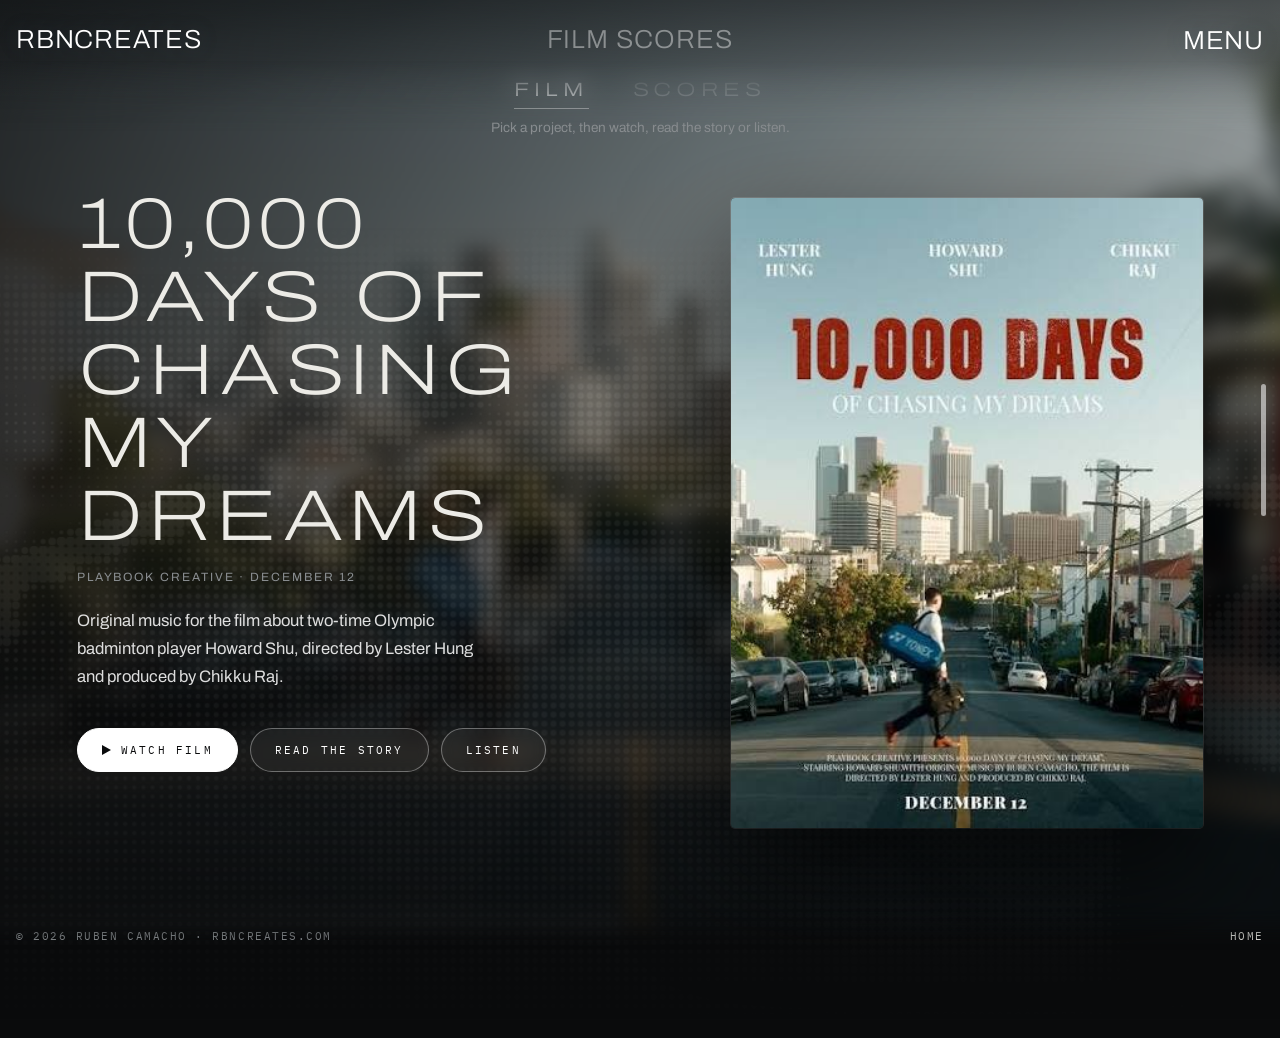
<file: public/scores.html>
<!doctype html>
<html lang="en">
<head>
<meta charset="utf-8">
<meta name="viewport" content="width=device-width, initial-scale=1, viewport-fit=cover">
<meta name="claude:viewport-fit-sides" content="cover">
<title>Scores | Ruben Camacho</title>
<link rel="stylesheet" href="https://fonts.googleapis.com/css2?family=Archivo:wdth,wght@62..125,100..900&family=IBM+Plex+Mono:wght@400;500&display=swap">
<link rel="stylesheet" href="style.css">
</head>
<body>
<header>
  <a class="br logo" href="index.html" aria-label="rbncreates home"><span>rbncreates</span></a>
  <span class="hdr-title" aria-hidden="true">Film Scores</span>
  <button class="br" id="open" type="button" aria-expanded="false" aria-controls="menu"><span>Menu</span></button>
</header>

<nav id="menu" hidden aria-label="Main">
  <button class="br close" id="close" type="button"><span>Close</span></button>
  <a class="big" href="index.html" style="--img:url(menu1.jpg)"><span>Home</span></a>
  <a class="big" href="scores.html" style="--img:url(menu2.jpg)"><span>Scores</span></a>
  <a class="big" href="content.html" style="--img:url(menu3.jpg)"><span>Content</span></a>
  <a class="big" href="about.html" style="--img:url(menu4.jpg)"><span>About</span></a>
  <a class="big" href="contact.html" style="--img:url(menu5.jpg)"><span>Contact</span></a>
</nav>
<main id="top" class="st-page sl">
  <div class="scorebg" id="scorebg" aria-hidden="true"></div>
  <div class="scorebg" id="scorebg2" aria-hidden="true"></div>
  <div class="topvid" aria-hidden="true"><video src="bg.mp4" poster="poster.jpg" autoplay muted loop playsinline preload="auto"></video></div>
  <section class="st" id="catalogue" aria-label="Scores">
    <h1 class="st-tabs" role="tablist" aria-label="Browse by type">
      <button type="button" role="tab" class="st-tab on" id="stab-film" aria-selected="true" aria-controls="view-film" data-v="film">Film</button>
      <button type="button" role="tab" class="st-tab" id="stab-scores" aria-selected="false" aria-controls="view-scores" data-v="scores">Scores</button>
    </h1>
    <div class="st-intros" aria-live="polite">
      <p class="on" data-v="film">Pick a project, then watch, read the story or listen.</p>
      <p data-v="scores">Standalone tracks from my catalogue. Press play and let it run.</p>
    </div>

    <div id="view-film" class="sl-film" role="tabpanel" aria-labelledby="stab-film">
      <div class="sl-slide" id="cdetail">
        <div class="sl-copy">
          <p class="label" id="ckind"></p>
          <h2 id="ctitle"></h2>
          <p class="cd-meta" id="cmeta"></p>
          <p class="sl-text" id="ctext"></p>
          <div class="sl-actions" id="sseg">
            <button type="button" class="sl-btn primary" data-p="watch">Watch film</button>
            <button type="button" class="sl-btn" data-p="story">Read the story</button>
            <button type="button" class="sl-btn" data-p="listen">Listen</button>
          </div>
        </div>
        <figure class="sl-poster" id="spost"><img id="spimg" src="" alt="" draggable="false"></figure>
      </div>
      <div class="sl-fob left off" id="sfobL"><button type="button" class="sl-pull" aria-label="Previous project: pull, swipe or press"></button></div>
      <div class="sl-fob right" id="sfobR"><button type="button" class="sl-pull" aria-label="Next project: pull, swipe or press"></button></div>
    </div>

    <div id="view-scores" class="sc-view" role="tabpanel" aria-labelledby="stab-scores" hidden>
      <div class="cd-player sc-player">
        <div class="pl">
          <button class="pbtn" id="splay" type="button" aria-label="Play"><i class="pico" aria-hidden="true"></i></button>
          <input id="sseek" type="range" min="0" max="1000" value="0" aria-label="Seek" disabled>
          <span class="pl-time" id="stime">0:00</span>
        </div>
        <ol class="tracks" id="stracks"></ol>
      </div>
    </div>
  </section>
</main>
  <div class="sl-sheet" id="ssheet" role="dialog" aria-modal="true" aria-label="Project details" hidden>
    <button type="button" class="br sl-close" id="sclose"><span>Close</span></button>
    <div class="sl-sheet-in">
      <p class="label sl-head" id="sshead"></p>
      <div class="sl-pane" data-p="watch">
        <div class="vframe"><iframe id="cframe" title="Watch the film" allow="accelerometer; autoplay; encrypted-media; gyroscope; picture-in-picture; fullscreen" allowfullscreen referrerpolicy="strict-origin-when-cross-origin"></iframe></div>
        <a class="yt" id="cwatch" href="#" target="_blank" rel="noopener">Watch on YouTube</a>
      </div>
      <div class="sl-pane sl-story" data-p="story"><div id="cnote"></div></div>
      <div class="sl-pane" data-p="listen">
        <div class="cd-player">
          <div class="pl">
            <button class="pbtn" id="cplay" type="button" disabled aria-label="Play"><i class="pico" aria-hidden="true"></i></button>
            <input id="cseek" type="range" min="0" max="1000" value="0" aria-label="Seek" disabled>
            <span class="pl-time" id="ctime">0:00</span>
          </div>
          <ol class="tracks" id="ctracks"></ol>
        </div>
      </div>
    </div>
  </div>

<footer>
  <span>&copy; 2026 Ruben Camacho &middot; rbncreates.com</span>
  <a href="index.html">Home</a>
</footer>

<script src="site.js"></script>
<script src="catalogue.js"></script>
</body>
</html>
</file>
<file: public/style.css>
/* Layout: stacked full-bleed panels, each with a generative drawing behind centered type and a bracketed call to action. Single dark look by choice. */
:root {
  --bg: #0a0b0c;
  --fg: #ecebe6;
  --dim: #8a8e91;
  --ink-rgb: 232, 230, 222;
  --line: rgba(232, 230, 222, 0.16);
  --font-display: 'Archivo', 'Helvetica Neue', Arial, sans-serif;
  --font-mono: 'IBM Plex Mono', ui-monospace, 'SFMono-Regular', Menlo, monospace;
  --gutter-l: max(16px, env(safe-area-inset-left, 0px));
  --gutter-r: max(16px, env(safe-area-inset-right, 0px));
  color-scheme: dark;
}
* { box-sizing: border-box; }
html { scroll-behavior: smooth; }
body {
  background: var(--bg);
  color: var(--fg);
  font-family: var(--font-display);
  font-size: 16px;
  line-height: 1.5;
  overflow-x: hidden;
}
a { color: inherit; text-decoration: none; }
:focus-visible { outline: 1px solid var(--fg); outline-offset: 4px; }

.br {
  font-family: var(--font-display);
  font-size: 14px;
  font-weight: 400;
  letter-spacing: 0.03em;
  text-transform: uppercase;
  background: none;
  border: 0;
  padding: 6px 0;
  color: var(--fg);
  cursor: pointer;
  display: inline-flex;
  gap: 0.7em;
  white-space: nowrap;
}
.br span { transition: transform 0.25s ease; display: inline-block; }
.br:hover span:first-child { transform: translateX(-4px); }
.br:hover span:last-child { transform: translateX(4px); }

header {
  position: fixed;
  inset: 0 0 auto 0;
  z-index: 20;
  display: flex;
  justify-content: space-between;
  align-items: center;
  gap: 12px;
  padding-top: calc(14px + env(safe-area-inset-top, 0px));
  padding-bottom: 22px;
  padding-left: var(--gutter-l);
  padding-right: var(--gutter-r);
  color: #fff;
  pointer-events: none;
}
.mark { font-family: var(--font-mono); font-size: 12px; letter-spacing: 0.2em; text-transform: uppercase; }
.hdr-r { display: flex; gap: 20px; align-items: center; }

#menu {
  position: fixed;
  inset: 0;
  z-index: 30;
  background: var(--bg);
  display: flex;
  flex-direction: column;
  justify-content: center;
  gap: 8px;
  padding-left: var(--gutter-l);
  padding-right: var(--gutter-r);
  padding-block: 80px;
}
#menu a.big {
  font-size: clamp(2rem, 9vw, 5rem);
  font-weight: 300;
  font-stretch: 125%;
  letter-spacing: 0.06em;
  text-transform: uppercase;
  line-height: 1.15;
  transition: opacity 0.2s;
}
#menu:hover a.big:not(:hover) { opacity: 0.35; }
#menu .close { position: absolute; top: calc(14px + env(safe-area-inset-top, 0px)); right: var(--gutter-r); }

.panel {
  position: relative;
  min-height: 82svh;
  display: grid;
  place-items: center;
  overflow: hidden;
  border-top: 1px solid var(--line);
  isolation: isolate;
}
.panel canvas { position: absolute; inset: 0; width: 100%; height: 100%; z-index: -1; }
.panel.veil::after {
  content: "";
  position: absolute;
  inset: 0;
  z-index: -1;
  background: radial-gradient(ellipse at center, rgba(10, 11, 12, 0.6) 0%, rgba(10, 11, 12, 0) 68%);
  pointer-events: none;
}
.panel .in {
  min-width: 0;
  width: 100%;
  text-align: center;
  display: flex;
  flex-direction: column;
  align-items: center;
  gap: 18px;
  padding-block: 120px;
  padding-left: var(--gutter-l);
  padding-right: var(--gutter-r);
}
.label { font-family: var(--font-mono); font-size: 12px; letter-spacing: 0.22em; text-transform: uppercase; color: var(--dim); margin: 0; }
h1, h2 {
  margin: 0;
  font-weight: 300;
  font-stretch: 125%;
  text-transform: uppercase;
  text-wrap: balance;
  overflow-wrap: anywhere;
}
h1 { font-size: clamp(2.6rem, 14vw, 9rem); line-height: 0.98; letter-spacing: 0.08em; }
h2 { font-size: clamp(1.8rem, 7vw, 4.6rem); line-height: 1.05; letter-spacing: 0.08em; }
.sub { max-width: 38ch; color: var(--dim); font-size: 1rem; margin: 0; }
.quote { font-size: clamp(1.1rem, 2.6vw, 1.5rem); font-weight: 300; font-style: italic; margin: 0; max-width: 28ch; }
header .br { pointer-events: auto; color: #fff; font-size: clamp(15px, 2.1vw, 26px); font-weight: 300; text-shadow: 0 0 20px rgba(60, 80, 100, 0.3); }
.hero { position: relative; border-top: 0; }
.stage { position: relative; height: 100svh; min-height: 440px; overflow: hidden; isolation: isolate; background: #e9eee8; }
.stage canvas { position: absolute; inset: 0; width: 100%; height: 100%; z-index: -1; }
.feature {
  position: absolute; left: 0; right: 0; top: 54%; transform: translateY(-50%);
  display: flex; justify-content: space-between; align-items: baseline; flex-wrap: wrap; gap: 8px 24px;
  padding-left: var(--gutter-l); padding-right: var(--gutter-r);
  color: #fff; text-shadow: 0 0 24px rgba(60, 80, 100, 0.25);
}
.feature h2 { font-size: clamp(1.7rem, 3.7vw, 3.4rem); font-weight: 300; font-stretch: 100%; letter-spacing: -0.01em; text-transform: none; line-height: 1.1; }
.feature .br { margin-left: auto; color: #fff; font-size: clamp(1.4rem, 3.7vw, 3.4rem); font-weight: 300; letter-spacing: 0; }
.stage .bgvid { position: absolute; inset: 0; width: 100%; height: 100%; object-fit: cover; z-index: -1; }
.stage::after { content: ""; position: absolute; inset: 0; z-index: -1; background: linear-gradient(to bottom, rgba(0, 0, 0, 0.45), rgba(0, 0, 0, 0.2) 40%, rgba(0, 0, 0, 0.4)); pointer-events: none; }
.stage .keep { position: absolute; bottom: 26px; left: 50%; transform: translateX(-50%); color: #fff; font-size: 14px; font-weight: 500; text-shadow: 0 0 16px rgba(60, 80, 100, 0.35); }
.bar {
  background: #000; color: #fff; min-height: 58px;
  display: flex; justify-content: center; align-items: center; flex-wrap: wrap; gap: 4px 36px;
  padding-block: 8px; padding-left: var(--gutter-l); padding-right: var(--gutter-r);
  font-size: clamp(12px, 1.5vw, 18px); font-weight: 300; text-transform: uppercase; letter-spacing: 0.02em; text-align: center;
}
.bar .br { color: #fff; font-size: inherit; padding: 0; font-weight: 300; }

.names {
  list-style: none;
  margin: 0;
  padding: 0;
  display: flex;
  flex-wrap: wrap;
  justify-content: center;
  gap: 10px 28px;
  max-width: 44rem;
  font-family: var(--font-mono);
  font-size: 13px;
  letter-spacing: 0.12em;
  text-transform: uppercase;
}

.band {
  border-top: 1px solid var(--line);
  padding-block: 88px;
  padding-left: var(--gutter-l);
  padding-right: var(--gutter-r);
}
.band .col { max-width: 62rem; margin: 0 auto; display: grid; grid-template-columns: 1fr 1fr; gap: 28px 64px; }
.band .col > * { min-width: 0; }
.band h2 { grid-column: 1 / -1; text-align: center; margin-bottom: 8px; }
.band p { margin: 0; color: var(--dim); }
.band p.lead { color: var(--fg); font-size: 1.15rem; font-weight: 300; }
.press { text-align: center; margin: 40px auto 0; }
@media (max-width: 720px) { .band .col { grid-template-columns: 1fr; } }

.contacts { display: grid; grid-template-columns: repeat(auto-fit, minmax(190px, 1fr)); gap: 22px 40px; width: 100%; max-width: 46rem; text-align: center; }
.contacts div { min-width: 0; font-size: 15px; }
.contacts .label { display: block; margin-bottom: 4px; }
.contacts a { border-bottom: 1px solid var(--line); }

footer {
  border-top: 1px solid var(--line);
  padding-block: 28px 36px;
  padding-left: var(--gutter-l);
  padding-right: var(--gutter-r);
  display: flex;
  flex-wrap: wrap;
  justify-content: space-between;
  gap: 12px 24px;
  font-family: var(--font-mono);
  font-size: 11px;
  letter-spacing: 0.14em;
  text-transform: uppercase;
  color: var(--dim);
}
footer a { color: var(--fg); }
@media (prefers-reduced-motion: reduce) {
  html { scroll-behavior: auto; }
  .br span { transition: none; }
}

/* inner pages */
.pagehero { min-height: 56svh; }
.pagehero .in { padding-block: 140px 90px; }
.band .col.single { grid-template-columns: 1fr; max-width: 40rem; }
.list { max-width: 56rem; margin: 0 auto; border-top: 1px solid var(--line); }
.list > div { display: grid; grid-template-columns: minmax(0, 1fr) minmax(0, 1.6fr); gap: 8px 40px; padding-block: 22px; border-bottom: 1px solid var(--line); }
.list dt { font-family: var(--font-mono); font-size: 13px; letter-spacing: 0.12em; text-transform: uppercase; }
.list dd { margin: 0; color: var(--dim); }
.band .cta { display: flex; justify-content: center; margin-top: 40px; }
@media (max-width: 720px) { .list > div { grid-template-columns: 1fr; } }

/* home intro: frameless photos either side of the short about, caption appears below on hover */
.panel .in.intro { display: grid; grid-template-columns: minmax(0, 1fr) minmax(0, 25rem) minmax(0, 1fr); align-items: center; justify-items: center; gap: 24px 40px; max-width: 84rem; margin-inline: auto; }
.introtext { display: flex; flex-direction: column; align-items: center; gap: 18px; text-align: center; }
.polas { display: flex; flex-direction: column; align-items: center; gap: 36px; }
.shot { position: relative; margin: 0; width: calc(clamp(100px, 10.5vw, 150px) * var(--s, 1)); transform: translate(calc(var(--shift, 0px) * var(--k, 1)), calc(var(--lift, 0px) * var(--k, 1))) rotate(var(--tilt, 0deg)); transition: transform 0.3s ease; outline-offset: 6px; }
.shot:hover, .shot:focus-visible, .shot:focus-within { transform: translate(calc(var(--shift, 0px) * var(--k, 1)), calc(var(--lift, 0px) * var(--k, 1))) rotate(0deg) scale(1.04); }
.shot .photo { aspect-ratio: 1 / 1; max-width: 100%; background-color: #202224; background-image: radial-gradient(rgba(236, 235, 230, 0.32) 1.1px, transparent 1.6px); background-size: 9px 9px; box-shadow: 0 10px 24px rgba(0, 0, 0, 0.5); }
.shot .photo img { width: 100%; height: 100%; object-fit: cover; display: block; }
.shot figcaption { position: absolute; left: -20%; right: -20%; top: 100%; padding-top: 9px; font-family: var(--font-mono); font-size: 11px; letter-spacing: 0.12em; text-transform: uppercase; text-align: center; color: var(--fg); opacity: 0; transform: translateY(-4px); transition: opacity 0.25s ease, transform 0.25s ease; pointer-events: none; }
.shot:hover figcaption, .shot:focus-within figcaption { opacity: 1; transform: none; }
@media (max-width: 860px) {
  .panel .in.intro { grid-template-columns: 1fr; }
  .introtext { order: -1; }
  .polas { flex-direction: row; flex-wrap: wrap; justify-content: center; gap: 22px 22px; padding-block: 10px 22px; }
  .shot { width: calc(clamp(96px, 30vw, 132px) * var(--s, 1)); --k: 0.4; }
}
@media (prefers-reduced-motion: reduce) { .shot, .shot figcaption { transition: none; } }

/* quote as the section title */
.panel .in.intro { grid-template-columns: minmax(0, 1fr) minmax(0, 30rem) minmax(0, 1fr); }
.introtext .quote { font-size: clamp(2rem, 4.2vw, 3.6rem); font-style: normal; font-weight: 300; line-height: 1.08; letter-spacing: 0.005em; max-width: 14ch; text-wrap: balance; }
@media (max-width: 860px) { .panel .in.intro { grid-template-columns: 1fr; } }

/* wider title: two lines instead of three */
.panel .in.intro { grid-template-columns: minmax(0, 1fr) minmax(0, 38rem) minmax(0, 1fr); }
.introtext .quote { font-size: clamp(1.9rem, 3.7vw, 3.3rem); max-width: 21ch; }
.introtext .sub { max-width: 40ch; }
@media (max-width: 860px) { .panel .in.intro { grid-template-columns: 1fr; } }

/* larger photos, pulled in toward the text */
@media (min-width: 861px) {
  .panel .in.intro { grid-template-columns: auto minmax(0, 36rem) auto; justify-content: center; gap: 24px 56px; }
  .shot { width: calc(clamp(125px, 13vw, 205px) * var(--s, 1)); }
}
@media (max-width: 860px) {
  .shot { width: calc(clamp(108px, 34vw, 150px) * var(--s, 1)); }
}

/* clear tape across the top edge of each photo */
.shot .tape { position: absolute; top: -20px; left: var(--tl, 50%); width: var(--tw, 62%); height: auto; transform: translateX(-50%) rotate(var(--tt, 0deg)); pointer-events: none; z-index: 2; filter: drop-shadow(0 1px 2px rgba(0, 0, 0, 0.45)); }
@media (max-width: 860px) { .shot .tape { top: -14px; } }

/* fixes for pages without the host skeleton */
[hidden] { display: none !important; }
body { margin: 0; }
img { max-width: 100%; }

/* menu: five full-width rows, each with its own halftone image behind the text */
#menu { gap: 0; justify-content: stretch; padding: calc(56px + env(safe-area-inset-top, 0px)) 0 0; }
#menu a.big {
  flex: 1 1 0; min-height: 0; display: flex; align-items: center; position: relative; overflow: hidden;
  border-top: 1px solid var(--line);
  padding-left: var(--gutter-l); padding-right: var(--gutter-r);
  background: #0a0b0c var(--img) center / cover no-repeat;
  color: #fff; font-size: clamp(2.2rem, 8.5vw, 6.5rem);
}
#menu a.big::before { content: ""; position: absolute; inset: 0; background: rgba(10, 11, 12, 0.5); transition: background 0.35s ease; }
#menu a.big span { position: relative; text-shadow: 0 2px 18px rgba(0, 0, 0, 0.6); }
#menu a.big:hover::before, #menu a.big:focus-visible::before { background: rgba(10, 11, 12, 0.1); }
@media (prefers-reduced-motion: reduce) { #menu a.big::before { transition: none; } }

/* menu images appear only on hover or focus */
#menu a.big { background: #0a0b0c; }
#menu a.big::before { background: var(--img) center / cover no-repeat; opacity: 0; transition: opacity 0.45s ease; }
#menu a.big::after { content: ""; position: absolute; inset: 0; background: rgba(10, 11, 12, 0.3); transition: background 0.45s ease; }
#menu a.big span { z-index: 1; }
#menu a.big:hover::before, #menu a.big:focus-visible::before { background: var(--img) center / cover no-repeat; opacity: 1; }
#menu a.big:hover::after, #menu a.big:focus-visible::after { background: rgba(10, 11, 12, 0.12); }
@media (prefers-reduced-motion: reduce) { #menu a.big::before, #menu a.big::after { transition: none; } }

/* small screens: drop the bottom two photos */
@media (max-width: 860px) { .intro > .polas:last-child { display: none; } }

/* vision section */
#vision .sub { max-width: 44ch; font-size: 1.1rem; color: var(--fg); }
.pillars { display: grid; grid-template-columns: repeat(3, minmax(0, 1fr)); gap: 0 32px; width: 100%; max-width: 58rem; margin-block: 14px 6px; }
.pillars > div { border-top: 1px solid var(--line); padding-top: 16px; display: flex; flex-direction: column; gap: 8px; align-items: center; }
.pillars p { margin: 0; color: var(--dim); max-width: 28ch; }
@media (max-width: 720px) { .pillars { grid-template-columns: 1fr; gap: 24px; } }
#vision .vbg { position: absolute; inset: 0; width: 100%; height: 100%; object-fit: cover; z-index: -1; opacity: 0.13; }

/* vision section, simplified */
#vision { min-height: 64svh; }
#vision h2 { font-size: clamp(1.4rem, 2.8vw, 2.2rem); letter-spacing: 0.1em; }
#vision .slab { max-width: 46ch; margin: 0; text-align: left; font-size: 1.05rem; line-height: 1.7; color: var(--fg); }

/* opening video in pure black and white */
.stage { background: #0a0b0c; }
.stage .bgvid { filter: grayscale(1) contrast(1.05); }

/* no hairlines between sections */
.panel, .band, footer { border-top: 0; }

/* header now holds only the menu button */
header { justify-content: flex-end; }

/* show the top edge of the next section on the first screen, with the scroll cue at its start */
.stage { height: calc(100svh - 96px); }
.keep2 { position: absolute; top: 26px; left: 50%; transform: translateX(-50%); z-index: 2; color: #fff; font-size: 14px; font-weight: 500; }
.stage { height: calc(100svh - 68px); }
.keep2 { top: 20px; }

/* scroll cue stays on screen while scrolling, and fades out at the end of the page */
.keep2 { position: fixed; top: auto; bottom: calc(24px + env(safe-area-inset-bottom, 0px)); left: 50%; transform: translateX(-50%); z-index: 15; text-shadow: 0 0 16px rgba(0, 0, 0, 0.6); transition: opacity 0.3s ease; }
.keep2.gone { opacity: 0; pointer-events: none; }

/* keep-scrolling cue: pinned to the small viewport so browser bars never move it; hides once scrolling starts */
.keep2 { bottom: auto; top: calc(100svh - 64px); transition: opacity 0.15s ease; }

/* centre the cue inside the 68px black strip under the video */
.keep2 { top: calc(100svh - 34px); transform: translate(-50%, -50%); line-height: 1; }

/* site title top left, same height and style as the menu button */
header { justify-content: space-between; }
header .logo { pointer-events: auto; text-decoration: none; }
header .logo:hover span { transform: none; }

/* soft blur behind the header, fading out downward */
header::before {
  content: ""; position: absolute; left: 0; right: 0; top: 0; z-index: -1; pointer-events: none;
  height: calc(100% + 28px);
  -webkit-backdrop-filter: blur(12px); backdrop-filter: blur(12px);
  background: linear-gradient(to bottom, rgba(10, 11, 12, 0.5), rgba(10, 11, 12, 0));
  -webkit-mask-image: linear-gradient(to bottom, #000 40%, transparent);
  mask-image: linear-gradient(to bottom, #000 40%, transparent);
}

/* taller blur: header text sits fully on the solid part, the fade happens below it */
header::before {
  height: calc(100% + 44px);
  -webkit-mask-image: linear-gradient(to bottom, #000 calc(100% - 70px), transparent);
  mask-image: linear-gradient(to bottom, #000 calc(100% - 70px), transparent);
}

/* collaborations: brand grid below the vision section */
#collabs { min-height: 0; }
#collabs h2 { font-size: clamp(1.4rem, 2.8vw, 2.2rem); }
#collabs .slab { max-width: 46ch; text-align: left; font-size: 1.05rem; line-height: 1.7; }
.brands { list-style: none; margin: clamp(32px, 5vw, 56px) 0 0; padding: 0; display: grid; grid-template-columns: repeat(4, minmax(0, 1fr)); gap: clamp(12px, 2vw, 24px); width: 100%; max-width: 62rem; }
.brands li { display: flex; align-items: center; justify-content: center; text-align: center; min-height: 84px; padding: 12px; border: 1px solid rgba(255, 255, 255, 0.14); font-family: var(--font-display); font-size: clamp(11px, 1.3vw, 15px); letter-spacing: 0.14em; text-transform: uppercase; color: rgba(255, 255, 255, 0.85); }
@media (max-width: 860px) { .brands { grid-template-columns: repeat(2, minmax(0, 1fr)); } }

/* collaborations: constant moving gallery, edges blur in and out, colour on hover */
.marquee { position: relative; width: 100vw; margin: clamp(32px, 5vw, 56px) calc(50% - 50vw) 0; overflow: hidden; display: flex; }
.marquee .track { list-style: none; margin: 0; padding: 0; display: flex; flex: none; align-items: center; min-width: 100%; animation: marquee-scroll 40s linear infinite; }
.marquee:hover .track { animation-play-state: paused; }
.marquee li { flex: none; display: flex; align-items: center; justify-content: center; height: 72px; margin-right: clamp(48px, 7vw, 110px); }
.marquee li img { display: block; height: 100%; width: auto; max-width: 180px; object-fit: contain; filter: grayscale(1) brightness(1.6); opacity: 0.75; transition: filter 0.3s ease, opacity 0.3s ease; }
.marquee li:hover img { filter: none; opacity: 1; }
.marquee .wm { font-family: var(--font-display); font-size: clamp(14px, 1.6vw, 20px); letter-spacing: 0.16em; text-transform: uppercase; white-space: nowrap; color: rgba(255, 255, 255, 0.6); transition: color 0.3s ease; }
.marquee li:hover .wm { color: #fff; }
.marquee::before, .marquee::after { content: ""; position: absolute; top: 0; bottom: 0; width: clamp(60px, 16vw, 240px); z-index: 2; pointer-events: none; -webkit-backdrop-filter: blur(10px); backdrop-filter: blur(10px); }
.marquee::before { left: 0; background: linear-gradient(to right, #0a0b0c, rgba(10, 11, 12, 0)); -webkit-mask-image: linear-gradient(to right, #000 30%, transparent); mask-image: linear-gradient(to right, #000 30%, transparent); }
.marquee::after { right: 0; background: linear-gradient(to left, #0a0b0c, rgba(10, 11, 12, 0)); -webkit-mask-image: linear-gradient(to left, #000 30%, transparent); mask-image: linear-gradient(to left, #000 30%, transparent); }
@keyframes marquee-scroll { to { transform: translateX(-100%); } }
@media (prefers-reduced-motion: reduce) { .marquee .track { animation: none; } .marquee { overflow-x: auto; } }

/* logos: white silhouettes by default, full colour on a light chip when hovered */
.marquee li { height: 88px; padding: 0 14px; border-radius: 6px; transition: background-color 0.3s ease; }
.marquee li img { height: auto; max-height: 52px; width: auto; max-width: 170px; filter: brightness(0) invert(1); opacity: 0.6; }
.marquee li:hover { background: #efeee9; }
.marquee li:hover img { filter: none; opacity: 1; }
.marquee li.light:hover { background: transparent; }
.marquee li.light:hover img { filter: brightness(0) invert(1); opacity: 1; }

/* logos that are solid shapes (no silhouette): show greyscale, colour on hover */
.marquee li.solid img { filter: grayscale(1) brightness(1.3); opacity: 0.6; }
.marquee li.solid:hover img { filter: none; opacity: 1; }

/* no chip on hover; dark logos flip to light while keeping their hues, colour logos stay as they are */
.marquee li:hover, .marquee li.light:hover { background: transparent; }
.marquee li:hover img { filter: invert(1) hue-rotate(180deg); opacity: 1; }
.marquee li.keep:hover img, .marquee li.solid:hover img { filter: none; opacity: 1; }
.marquee li.light:hover img { filter: brightness(0) invert(1); opacity: 1; }
.marquee li img[src$=".svg"] { width: 170px; height: auto; }

.marquee li.solid img { max-height: 76px; }

/* logos that must keep their own artwork (white shape with dark lettering) */
.marquee li.plain img { filter: none; opacity: 0.7; max-height: 64px; }
.marquee li.plain:hover img { filter: none; opacity: 1; }

/* work & collaborations now sits on the moving background that the vision section had */
#collabs .vbg { position: absolute; inset: 0; width: 100%; height: 100%; object-fit: cover; z-index: -1; opacity: 0.13; }
#collabs { min-height: 64svh; }

/* edges: no dark overlay, logos blur and fade out via masks only */
.marquee { -webkit-mask-image: linear-gradient(to right, transparent, #000 16%, #000 84%, transparent); mask-image: linear-gradient(to right, transparent, #000 16%, #000 84%, transparent); }
.marquee::before, .marquee::after { background: none; }

#collabs .slab { max-width: 54ch; }

#collabs .slab { max-width: 62ch; }
#collabs .slab a { color: inherit; text-decoration: underline; text-underline-offset: 3px; text-decoration-color: rgba(255, 255, 255, 0.4); }
#collabs .slab a:hover { text-decoration-color: #fff; }

#collabs .slab { text-align: center; max-width: 60ch; margin-inline: auto; display: flex; flex-direction: column; gap: 1.6em; }
#collabs .slab p { margin: 0; text-wrap: balance; }

/* the quote: two lines, the last word in a glowing serif italic */
.introtext .quote { max-width: none; display: flex; flex-direction: column; align-items: center; gap: 0.08em; position: relative; padding-top: 34px; text-wrap: initial; }
.introtext .quote::before { content: ""; position: absolute; top: 0; left: 50%; width: 1px; height: 22px; background: linear-gradient(to bottom, transparent, rgba(255, 255, 255, 0.7)); }
.introtext .quote .ql { display: block; white-space: nowrap; font-weight: 200; letter-spacing: 0.04em; color: rgba(255, 255, 255, 0.78); opacity: 0; transform: translateY(14px); animation: ql-in 1.1s cubic-bezier(0.2, 0.7, 0.2, 1) forwards; }
.introtext .quote .ql:nth-child(2) { animation-delay: 0.35s; color: #fff; }
.introtext .quote em { font-family: "Instrument Serif", Georgia, serif; font-style: italic; font-weight: 400; font-size: 1.28em; letter-spacing: 0.01em; color: #fff; text-shadow: 0 0 22px rgba(255, 255, 255, 0.45), 0 0 60px rgba(255, 255, 255, 0.18); animation: felt-glow 4.5s ease-in-out infinite; }
@keyframes ql-in { to { opacity: 1; transform: none; } }
@keyframes felt-glow { 50% { text-shadow: 0 0 30px rgba(255, 255, 255, 0.7), 0 0 80px rgba(255, 255, 255, 0.3); } }
@media (max-width: 480px) { .introtext .quote .ql { white-space: normal; text-align: center; } }
@media (prefers-reduced-motion: reduce) { .introtext .quote .ql { animation: none; opacity: 1; transform: none; } .introtext .quote em { animation: none; } }
.introtext .quote { font-size: clamp(1.6rem, 3.1vw, 2.7rem); }
.introtext .quote::before { display: none; }
.introtext .quote { padding-top: 0; }

/* work & collaborations: wider text, more air under the heading */
#collabs .slab { max-width: 84ch; }
#collabs h2 { margin-bottom: clamp(28px, 4vw, 52px); }

/* scores: cinema catalogue (poster rail + player) */
.catalogue { padding: clamp(48px, 8vw, 96px) 0 clamp(56px, 8vw, 104px); display: flex; flex-direction: column; align-items: center; gap: 22px; overflow: hidden; }
.cat-label { margin: 0; letter-spacing: 0.24em; }
.rail-wrap { width: 100%; perspective: 1400px; -webkit-mask-image: linear-gradient(to right, transparent, #000 12%, #000 88%, transparent); mask-image: linear-gradient(to right, transparent, #000 12%, #000 88%, transparent); }
.rail { display: flex; align-items: center; gap: clamp(16px, 3vw, 44px); overflow-x: auto; scroll-snap-type: x mandatory; padding: 28px calc(50% - var(--pw) / 2); --pw: clamp(190px, 24vw, 300px); scrollbar-width: none; -webkit-overflow-scrolling: touch; position: relative; outline: none; cursor: grab; transform-style: preserve-3d; }
.rail::-webkit-scrollbar { display: none; }
.rail.drag { cursor: grabbing; scroll-snap-type: none; }
.poster { flex: none; width: var(--pw); aspect-ratio: 3 / 4; scroll-snap-align: center; position: relative; padding: 0; margin: 0; border: 0; background: #111; border-radius: 4px; overflow: hidden; box-shadow: 0 24px 50px rgba(0, 0, 0, 0.6); will-change: transform, opacity; transition: box-shadow 0.4s ease; color: inherit; font: inherit; }
.poster img { width: 100%; height: 100%; object-fit: cover; display: block; pointer-events: none; user-select: none; }
.poster .pcap { position: absolute; left: 0; right: 0; bottom: 0; padding: 36px 14px 14px; font-family: var(--font-display); font-size: 12px; letter-spacing: 0.14em; text-transform: uppercase; text-align: center; background: linear-gradient(to top, rgba(0, 0, 0, 0.75), transparent); opacity: 0; transition: opacity 0.3s ease; }
.poster:hover .pcap, .poster:focus-visible .pcap { opacity: 1; }
.poster.on { box-shadow: 0 30px 70px rgba(0, 0, 0, 0.7), 0 0 0 1px rgba(255, 255, 255, 0.35); }
.poster.soon { display: flex; align-items: center; justify-content: center; text-align: center; background: transparent; border: 1px dashed rgba(255, 255, 255, 0.25); box-shadow: none; font-family: var(--font-display); letter-spacing: 0.22em; text-transform: uppercase; font-size: 13px; color: rgba(255, 255, 255, 0.5); }
.cat-ctrl { display: flex; align-items: center; gap: 28px; }
.cat-ctrl .br:disabled { opacity: 0.25; cursor: default; }
.cat-count { font-family: var(--font-display); letter-spacing: 0.2em; font-size: 13px; color: var(--dim); }
.cat-detail { width: 100%; max-width: 68rem; margin-top: clamp(20px, 4vw, 44px); padding: 0 var(--gutter-l); box-sizing: border-box; display: grid; grid-template-columns: minmax(0, 1fr) minmax(0, 1.1fr); gap: 32px clamp(32px, 6vw, 80px); transition: opacity 0.18s ease, transform 0.18s ease; }
.cat-detail.swap { opacity: 0; transform: translateY(8px); }
.cd-info { display: flex; flex-direction: column; gap: 14px; }
.cd-info .label { margin: 0; }
.cd-info h2 { margin: 0; font-size: clamp(1.5rem, 3vw, 2.4rem); line-height: 1.1; font-weight: 300; letter-spacing: 0.04em; text-align: left; }
.cd-meta { margin: 0; font-family: var(--font-display); font-size: 12px; letter-spacing: 0.16em; text-transform: uppercase; color: var(--dim); }
.cd-text { margin: 6px 0 0; line-height: 1.7; color: var(--fg); max-width: 44ch; }
.pl { display: flex; align-items: center; gap: 18px; padding-bottom: 16px; border-bottom: 1px solid rgba(255, 255, 255, 0.16); }
.pl .br:disabled, .pl input:disabled { opacity: 0.3; cursor: default; }
.pl input[type=range] { flex: 1; min-width: 0; height: 2px; -webkit-appearance: none; appearance: none; background: rgba(255, 255, 255, 0.22); outline: none; }
.pl input[type=range]::-webkit-slider-thumb { -webkit-appearance: none; width: 10px; height: 10px; border-radius: 50%; background: #fff; }
.pl input[type=range]::-moz-range-thumb { width: 10px; height: 10px; border: 0; border-radius: 50%; background: #fff; }
.pl-time { font-family: var(--font-display); font-size: 12px; letter-spacing: 0.12em; color: var(--dim); min-width: 3ch; text-align: right; }
.tracks { list-style: none; margin: 0; padding: 0; }
.tracks li { border-bottom: 1px solid rgba(255, 255, 255, 0.08); }
.tracks .empty { padding: 18px 0; color: var(--dim); font-size: 0.95rem; border-bottom: 0; }
.trk { all: unset; box-sizing: border-box; width: 100%; display: grid; grid-template-columns: 3ch 1fr auto; gap: 16px; align-items: center; padding: 14px 0; cursor: pointer; font-family: var(--font-display); letter-spacing: 0.08em; text-transform: uppercase; font-size: 13px; color: rgba(255, 255, 255, 0.7); transition: color 0.2s ease, padding-left 0.2s ease; }
.trk:hover, .trk:focus-visible, .trk.playing { color: #fff; padding-left: 8px; }
.trk:disabled { opacity: 0.4; cursor: default; padding-left: 0; }
.trk .tn { color: var(--dim); }
@media (max-width: 860px) { .cat-detail { grid-template-columns: 1fr; } }
@media (prefers-reduced-motion: reduce) { .cat-detail, .poster { transition: none; } }

/* catalogue sits at the top now; posters turn like pages as you pan */
.catalogue { padding-top: clamp(110px, 14vw, 150px); }
.rail { gap: clamp(8px, 1.6vw, 22px); }
.rail-wrap { perspective: 1500px; perspective-origin: 50% 40%; }
.poster { backface-visibility: hidden; }

/* catalogue: eased, physics-style pan (no native scroll or snap) */
.rail { display: block; position: relative; overflow: visible; scroll-snap-type: none; padding: 0; height: calc(var(--pw) * 1.3333 + 56px); touch-action: pan-y; user-select: none; -webkit-user-select: none; transform-style: preserve-3d; }
.poster { position: absolute; left: 50%; top: 50%; margin-left: calc(var(--pw) / -2); margin-top: calc(var(--pw) * -0.6667); scroll-snap-align: none; backface-visibility: hidden; transition: box-shadow 0.4s ease; }
.poster::after { content: ""; position: absolute; inset: 0; background: #000; opacity: var(--dim, 0); pointer-events: none; }
.poster.soon::after { display: none; }
.rail-wrap { -webkit-mask-image: linear-gradient(to right, transparent, #000 10%, #000 90%, transparent); mask-image: linear-gradient(to right, transparent, #000 10%, #000 90%, transparent); }
.rail { transform-style: flat; }
.rail { perspective: 1400px; perspective-origin: 50% 45%; }

/* dotted video behind the top of a page, fading to black below */
main#top { position: relative; isolation: isolate; }
.topvid { position: absolute; top: 0; left: 0; right: 0; height: min(115svh, 1000px); z-index: -1; overflow: hidden; pointer-events: none; -webkit-mask-image: linear-gradient(to bottom, #000 35%, transparent 100%); mask-image: linear-gradient(to bottom, #000 35%, transparent 100%); }
.topvid video { width: 100%; height: 100%; object-fit: cover; display: block; filter: grayscale(1) contrast(1.05); opacity: 0.8; }
.topvid { -webkit-mask-image: linear-gradient(to bottom, #000 15%, transparent 95%); mask-image: linear-gradient(to bottom, #000 15%, transparent 95%); }
.topvid video { opacity: 0.4; filter: grayscale(1) contrast(1.1) brightness(0.8); }

/* arrows sit on the left and right of the catalogue */
.rail-outer { position: relative; width: 100%; }
.rail-outer .arrow { position: absolute; top: 50%; transform: translateY(-50%); z-index: 200; font-size: clamp(15px, 2vw, 22px); padding: 14px 6px; }
.rail-outer .arrow.prev { left: var(--gutter-l, 24px); }
.rail-outer .arrow.next { right: var(--gutter-r, 24px); }
.rail-outer .arrow:disabled { opacity: 0.2; cursor: default; }
@media (max-width: 560px) { .rail-outer .arrow.prev { left: 8px; } .rail-outer .arrow.next { right: 8px; } }
.topvid video { opacity: 0.2; }

/* no dark halo under the posters; arrows are the supplied icon, small and white */
.poster, .poster.on { box-shadow: none; }
.poster.on { box-shadow: 0 0 0 1px rgba(255, 255, 255, 0.3); }
.rail-outer .arrow { padding: 14px 10px; line-height: 0; }
.rail-outer .arrow img { display: block; width: clamp(18px, 1.9vw, 26px); height: auto; transition: transform 0.25s ease; }
.rail-outer .arrow.next img { transform: scaleX(-1); }
.rail-outer .arrow.prev:hover img { transform: translateX(-4px); }
.rail-outer .arrow.next:hover img { transform: scaleX(-1) translateX(-4px); }

/* arrows a little closer to the posters */
.rail-outer { --pw: clamp(190px, 24vw, 300px); }
.rail-outer .arrow.prev { left: max(12px, calc(50% - var(--pw) * 1.75)); }
.rail-outer .arrow.next { right: max(12px, calc(50% - var(--pw) * 1.75)); }
@media (max-width: 560px) { .rail-outer .arrow.prev { left: 8px; } .rail-outer .arrow.next { right: 8px; } }

.introtext .sub { display: flex; flex-direction: column; gap: 1.1em; }
.introtext .sub p { margin: 0; }

.introtext .sub .learn { align-self: center; margin-top: 6px; color: #fff; text-decoration: none; }
.introtext .sub .learn span { border-bottom: 1px solid rgba(255, 255, 255, 0.35); padding-bottom: 3px; transition: border-color 0.25s ease; }
.introtext .sub .learn:hover span { transform: none; border-color: #fff; }

/* menu and close buttons without brackets */
/* brackets removed: the single label span stays visible */
#open:hover > span, #close:hover > span { transform: none; }

/* let's make some noise: photo background with a dark fade */
.noise { position: relative; min-height: min(92svh, 860px); isolation: isolate; overflow: hidden; display: flex; align-items: center; justify-content: center; }
.noise .nbg { position: absolute; inset: 0; width: 100%; height: 100%; object-fit: cover; object-position: 50% 62%; z-index: -2; }
.noise::before { content: ""; position: absolute; inset: 0; z-index: -1; background: linear-gradient(to bottom, #0a0b0c 0%, rgba(10, 11, 12, 0.35) 38%, rgba(10, 11, 12, 0.5) 70%, rgba(10, 11, 12, 0.85) 100%); }
.noise .in { gap: clamp(22px, 3vw, 36px); }
.noise h2 { margin: 0; font-size: clamp(2rem, 6.2vw, 5.4rem); font-weight: 300; letter-spacing: 0.08em; line-height: 1.05; text-transform: uppercase; text-wrap: balance; }
.noise .learn { color: #fff; text-decoration: none; }
.noise .learn span { border-bottom: 1px solid rgba(255, 255, 255, 0.4); padding-bottom: 3px; transition: border-color 0.25s ease; }
.noise .learn:hover span { transform: none; border-color: #fff; }
.noise .nbg { object-position: 50% 40%; }
.noise { align-items: flex-end; padding-bottom: clamp(56px, 9vw, 110px); box-sizing: border-box; }
.noise::before { background: linear-gradient(to bottom, #0a0b0c 0%, rgba(10, 11, 12, 0.2) 30%, rgba(10, 11, 12, 0.35) 55%, rgba(10, 11, 12, 0.88) 100%); }
.noise::before { display: none; }
.noise h2, .noise .learn { text-shadow: 0 2px 24px rgba(0, 0, 0, 0.55); }

/* noise section: intro text and contacts */
.noise .ntext { margin: 0; max-width: 54ch; line-height: 1.7; font-size: clamp(0.98rem, 1.3vw, 1.1rem); color: #fff; text-shadow: 0 2px 20px rgba(0, 0, 0, 0.7); text-wrap: balance; }
.ncontacts { display: grid; grid-template-columns: repeat(2, minmax(0, 1fr)); gap: 28px clamp(36px, 8vw, 110px); margin-top: 8px; text-align: center; }
.ncontacts > div { display: flex; flex-direction: column; align-items: center; gap: 6px; text-shadow: 0 2px 20px rgba(0, 0, 0, 0.7); }
.ncontacts .label { color: rgba(255, 255, 255, 0.75); margin-bottom: 4px; }
.ncontacts .who { font-size: 0.98rem; color: #fff; }
.ncontacts a { color: #fff; text-decoration: none; border-bottom: 1px solid rgba(255, 255, 255, 0.4); padding-bottom: 2px; transition: border-color 0.25s ease; }
.ncontacts a:hover { border-color: #fff; }
@media (max-width: 600px) { .ncontacts { grid-template-columns: 1fr; } }
.contacts a { color: inherit; }
.noise { min-height: max(1000px, 118svh); }
.noise .nbg { object-position: 50% 30%; }
@media (max-width: 700px) { .noise { min-height: max(1060px, 130svh); } .noise h2 { font-size: clamp(1.8rem, 9vw, 3rem); } }
.noise { padding-bottom: clamp(36px, 5vw, 56px); }
.noise .nbg { object-position: 50% 18%; }

/* contact section: softer photo so the text reads cleanly */
.noise .nbg { filter: blur(7px); opacity: 0.42; transform: scale(1.06); }
.noise h2, .noise .ntext, .ncontacts > div, .noise .learn { text-shadow: none; }

/* contact section: shorter, sized to its content */
.noise, .noise.panel { min-height: 0; padding-top: clamp(84px, 11vw, 140px); padding-bottom: clamp(72px, 9vw, 120px); align-items: center; }
@media (max-width: 700px) { .noise, .noise.panel { min-height: 0; } }
.noise, .noise.panel { padding-top: 0; padding-bottom: 0; }
.noise .in { padding-top: clamp(56px, 7vw, 88px); padding-bottom: clamp(64px, 8vw, 100px); }
.noise .nbg { object-position: 50% 40%; }
.noise h2 { font-size: clamp(1.3rem, 2.6vw, 2.1rem); letter-spacing: 0.14em; }
@media (max-width: 700px) { .noise h2 { font-size: clamp(1.2rem, 5.5vw, 1.6rem); } }
.noise { background: var(--bg, #0a0b0c); }

/* scores: the dotted video starts at the posters (soft fade in) instead of filling the top of the page */
.topvid { top: clamp(190px, 17vw, 230px); height: min(95svh, 820px); -webkit-mask-image: linear-gradient(to bottom, transparent 0%, #000 24%, #000 52%, transparent 100%); mask-image: linear-gradient(to bottom, transparent 0%, #000 24%, #000 52%, transparent 100%); }

.cd-info .watch { align-self: flex-start; margin-top: 10px; color: #fff; text-decoration: none; }
.cd-info .watch span { border-bottom: 1px solid rgba(255, 255, 255, 0.4); padding-bottom: 3px; transition: border-color 0.25s ease; }
.cd-info .watch:hover span { transform: none; border-color: #fff; }
.cd-info .watch[hidden] { display: none; }

/* project panel: one centred column (title, video, player, singles) */
.cat-detail { display: flex; flex-direction: column; align-items: center; text-align: center; max-width: 54rem; gap: clamp(24px, 3.4vw, 40px); }
.cd-info { align-items: center; }
.cd-info h2 { text-align: center; }
.cd-text { max-width: 52ch; margin-inline: auto; }
.cd-video { width: 100%; display: flex; flex-direction: column; align-items: center; gap: 12px; }
.cd-video[hidden] { display: none; }
.vframe { position: relative; width: 100%; aspect-ratio: 16 / 9; background: #000; border-radius: 4px; overflow: hidden; box-shadow: 0 0 0 1px rgba(255, 255, 255, 0.12); }
.vframe iframe { position: absolute; inset: 0; width: 100%; height: 100%; border: 0; }
.cd-video .yt { font-family: var(--font-display); font-size: 12px; letter-spacing: 0.16em; text-transform: uppercase; color: var(--dim); text-decoration: none; border-bottom: 1px solid rgba(255, 255, 255, 0.2); padding-bottom: 2px; }
.cd-video .yt:hover { color: #fff; border-color: #fff; }
.cd-player { width: 100%; max-width: 40rem; }
.pl { justify-content: center; }
.pl input[type=range] { flex: 0 1 22rem; }
.trk { display: flex; justify-content: center; gap: 18px; text-align: center; }
.trk:hover, .trk:focus-visible, .trk.playing { padding-left: 0; }
.tracks .empty { text-align: center; }

/* ===== media kit (content page) ===== */
.mk-hero { min-height: 78svh; display: flex; flex-direction: column; align-items: center; justify-content: center; text-align: center; gap: clamp(22px, 3vw, 34px); padding: 150px var(--gutter-l) 90px; }
.mk-hero h1 { margin: 0; font-size: clamp(2.1rem, 6.4vw, 5.2rem); font-weight: 300; letter-spacing: 0.08em; line-height: 1.08; text-transform: uppercase; text-wrap: balance; }
.mk-hero p { margin: 0; max-width: 46ch; line-height: 1.75; font-size: clamp(1rem, 1.4vw, 1.15rem); color: rgba(236, 235, 230, 0.8); text-wrap: balance; }
.mk-intro, .mk-brands, .mk-rates { max-width: 68rem; margin: 0 auto; padding: clamp(56px, 8vw, 110px) var(--gutter-l); text-align: center; display: flex; flex-direction: column; align-items: center; gap: 22px; }
.mk-intro h2, .mk-brands h2, .mk-rates h2 { margin: 0; font-size: clamp(1.4rem, 2.8vw, 2.2rem); font-weight: 300; letter-spacing: 0.1em; text-transform: uppercase; }
.mk-text { display: flex; flex-direction: column; gap: 1.2em; max-width: 52ch; line-height: 1.75; font-size: clamp(1rem, 1.3vw, 1.1rem); color: rgba(236, 235, 230, 0.85); margin-top: 8px; }
.mk-text p { margin: 0; text-wrap: balance; }
.mk-sub { margin: 0; max-width: 52ch; line-height: 1.7; color: var(--dim); text-wrap: balance; }

/* brand gallery */
.bwrap { position: relative; width: 100%; margin-top: 18px; }
.bgrid { list-style: none; margin: 0; padding: 0; display: grid; grid-template-columns: repeat(4, minmax(0, 1fr)); border-top: 1px solid rgba(255, 255, 255, 0.1); border-left: 1px solid rgba(255, 255, 255, 0.1); }
.bgrid li { display: flex; align-items: center; justify-content: center; height: clamp(104px, 11vw, 136px); padding: 18px; border-right: 1px solid rgba(255, 255, 255, 0.1); border-bottom: 1px solid rgba(255, 255, 255, 0.1); transition: background-color 0.4s ease; }
.bgrid li:hover { background: rgba(255, 255, 255, 0.025); }
.bgrid img { display: block; max-width: min(100%, 150px); max-height: 50px; width: auto; height: auto; filter: brightness(0) invert(1); opacity: 0.6; transition: filter 0.35s ease, opacity 0.35s ease; }
.bgrid img[src$=".svg"] { width: 150px; }
.bgrid li:hover img { filter: invert(1) hue-rotate(180deg); opacity: 1; }
.bgrid li.keep:hover img, .bgrid li.solid:hover img { filter: none; opacity: 1; }
.bgrid li.light:hover img { filter: brightness(0) invert(1); opacity: 1; }
.bgrid li.solid img { filter: grayscale(1) brightness(1.3); max-height: 72px; }
.bgrid li.plain img { filter: none; opacity: 0.7; max-height: 62px; }
.bgrid li.plain:hover img { opacity: 1; }
.bwrap.collapsed .bgrid li:nth-child(n+13) { display: none; }
.bwrap.open .bgrid li:nth-child(n+13) { animation: bt-in 0.9s cubic-bezier(0.2, 0.7, 0.2, 1) both; animation-delay: calc(var(--i, 0) * 55ms); }
@keyframes bt-in { from { opacity: 0; filter: blur(10px); transform: translateY(10px); } to { opacity: 1; filter: blur(0); transform: none; } }
.bwrap.collapsed .bgrid { -webkit-mask-image: linear-gradient(to bottom, #000 58%, transparent 100%); mask-image: linear-gradient(to bottom, #000 58%, transparent 100%); }
.bwrap.collapsed::after { content: ""; position: absolute; left: 0; right: 0; bottom: 0; height: 42%; pointer-events: none; -webkit-backdrop-filter: blur(5px); backdrop-filter: blur(5px); -webkit-mask-image: linear-gradient(to bottom, transparent, #000 75%); mask-image: linear-gradient(to bottom, transparent, #000 75%); }
.mk-brands .learn { color: #fff; text-decoration: none; margin-top: 4px; }
.mk-brands .learn span, .rfoot .learn span { border-bottom: 1px solid rgba(255, 255, 255, 0.4); padding-bottom: 3px; transition: border-color 0.25s ease; }
.mk-brands .learn:hover span, .rfoot .learn:hover span { transform: none; border-color: #fff; }
.rfoot .learn { color: #fff; text-decoration: none; }
@media (max-width: 860px) { .bgrid { grid-template-columns: repeat(3, minmax(0, 1fr)); } .bwrap.collapsed .bgrid li:nth-child(n+10) { display: none; } }
@media (max-width: 520px) { .bgrid { grid-template-columns: repeat(2, minmax(0, 1fr)); } .bwrap.collapsed .bgrid li:nth-child(n+9) { display: none; } }

/* rates card */
.rcard { width: 100%; max-width: 50rem; margin-top: 12px; border: 1px solid rgba(255, 255, 255, 0.14); border-radius: 6px; background: rgba(255, 255, 255, 0.025); text-align: left; overflow: hidden; }
.rlist { list-style: none; margin: 0; padding: 0; }
.rlist li { display: flex; align-items: center; justify-content: space-between; gap: 24px; padding: clamp(18px, 2.4vw, 26px) clamp(20px, 3vw, 34px); border-bottom: 1px solid rgba(255, 255, 255, 0.1); }
.rlist h3 { margin: 0 0 6px; font-family: var(--font-display); font-size: 1rem; font-weight: 400; letter-spacing: 0.1em; text-transform: uppercase; }
.rlist p { margin: 0; color: var(--dim); line-height: 1.55; font-size: 0.95rem; max-width: 44ch; }
.rate { flex: none; font-family: var(--font-mono); font-size: 12px; letter-spacing: 0.16em; text-transform: uppercase; color: rgba(255, 255, 255, 0.85); white-space: nowrap; }
.rfoot { display: flex; flex-direction: column; align-items: center; gap: 16px; padding: clamp(24px, 3vw, 34px); text-align: center; }
.rfoot p { margin: 0; color: rgba(236, 235, 230, 0.8); max-width: 40ch; line-height: 1.6; }
@media (max-width: 560px) { .rlist li { flex-direction: column; align-items: flex-start; gap: 10px; } }

/* media kit hero: dotted video behind the header, softened and faded out below */
.mk-hero { position: relative; isolation: isolate; overflow: hidden; }
.mkbg { position: absolute; inset: 0; width: 100%; height: 100%; object-fit: cover; z-index: -1; filter: grayscale(1) contrast(1.1) brightness(0.8); opacity: 0.38; pointer-events: none; -webkit-mask-image: linear-gradient(to bottom, #000 45%, transparent 100%); mask-image: linear-gradient(to bottom, #000 45%, transparent 100%); }
.mk-hero h1 { font-size: clamp(1.7rem, 4.6vw, 3.6rem); }

/* media kit intro: text on the left, square photo on the right */
.mk-intro { max-width: 72rem; align-items: stretch; text-align: left; }
.mk-intro-grid { display: grid; grid-template-columns: minmax(0, 1.15fr) minmax(0, 1fr); align-items: center; gap: clamp(32px, 6vw, 88px); }
.mk-intro-copy { display: flex; flex-direction: column; align-items: flex-start; gap: 22px; }
.mk-intro-copy h2 { text-align: left; }
.mk-intro-copy .mk-text { margin-top: 8px; max-width: 50ch; }
.mk-intro-copy .mk-text p { text-wrap: pretty; }
.mk-photo { margin: 0; width: 100%; max-width: 30rem; justify-self: end; aspect-ratio: 1 / 1; border-radius: 4px; overflow: hidden; background: #111; box-shadow: 0 0 0 1px rgba(255, 255, 255, 0.1); }
.mk-photo img { width: 100%; height: 100%; object-fit: cover; display: block; }
@media (max-width: 760px) { .mk-intro-grid { grid-template-columns: 1fr; } .mk-photo { justify-self: center; max-width: 22rem; } .mk-intro-copy { align-items: center; text-align: center; } .mk-intro-copy h2 { text-align: center; } }

/* brand gallery extras */
.bcount { margin: 6px 0 0; display: flex; flex-direction: column; align-items: center; gap: 6px; }
.bcount .num { font-family: var(--font-display); font-weight: 200; font-size: clamp(3rem, 8vw, 6rem); line-height: 1; letter-spacing: 0.02em; font-variant-numeric: tabular-nums; }
.bcount .cap { font-family: var(--font-mono); font-size: 12px; letter-spacing: 0.22em; text-transform: uppercase; color: var(--dim); }
.bgrid li { background-image: radial-gradient(circle 190px at var(--lx, -999px) var(--ly, -999px), rgba(255, 255, 255, 0.09), transparent 70%); background-repeat: no-repeat; }
.bgrid:not(.lit) li { background-image: none; }
.bwrap.reveal .bgrid li { opacity: 0; filter: blur(12px); transform: translateY(14px); transition: opacity 0.9s cubic-bezier(0.2, 0.7, 0.2, 1) var(--d, 0ms), filter 0.9s cubic-bezier(0.2, 0.7, 0.2, 1) var(--d, 0ms), transform 0.9s cubic-bezier(0.2, 0.7, 0.2, 1) var(--d, 0ms), background-color 0.4s ease; }
.bwrap.reveal.in .bgrid li { opacity: 1; filter: blur(0); transform: none; }
.bwrap.reveal.open .bgrid li:nth-child(n+13) { transition: none; }

/* brands: borderless, linked, no glare */
.bgrid { border: 0; }
.bgrid li { border: 0; background-image: none !important; }
.bgrid li:hover { background: none; }
.bgrid li a { display: flex; align-items: center; justify-content: center; width: 100%; height: 100%; }
.bcount { display: none; }
.mk-intro-copy h2 { font-size: clamp(1.9rem, 4vw, 3.2rem); line-height: 1.1; }
.mk-intro-copy h2 em { font-family: "Instrument Serif", Georgia, serif; font-style: italic; font-weight: 400; text-transform: none; letter-spacing: 0.01em; font-size: 1.28em; color: #fff; text-shadow: 0 0 22px rgba(255, 255, 255, 0.45), 0 0 60px rgba(255, 255, 255, 0.18); animation: felt-glow 4.5s ease-in-out infinite; }
@media (prefers-reduced-motion: reduce) { .mk-intro-copy h2 em { animation: none; } }
/* dotted video returns, fainter, behind the brands section */
.mk-brands { position: relative; isolation: isolate; max-width: none; }
.mk-brands > *:not(.mkbg2) { max-width: 68rem; width: 100%; }
.mkbg2 { max-width: none;  position: absolute; inset: 0; width: 100%; height: 100%; object-fit: cover; z-index: -1; pointer-events: none; filter: grayscale(1) contrast(1.1) brightness(0.8); opacity: 0.16; -webkit-mask-image: linear-gradient(to bottom, transparent 0%, #000 30%, #000 70%, transparent 100%); mask-image: linear-gradient(to bottom, transparent 0%, #000 30%, #000 70%, transparent 100%); }
.bwrap.collapsed::after { display: none; }
.rate { text-align: right; } .rate small { display: block; margin-top: 6px; font-size: 10px; letter-spacing: 0.18em; color: var(--dim); }

/* reels gallery */
.mk-reels { max-width: none; margin: 0 auto; padding: clamp(40px, 6vw, 90px) 0; display: flex; flex-direction: column; align-items: center; gap: 22px; text-align: center; }
.mk-reels h2 { margin: 0; font-size: clamp(1.4rem, 2.8vw, 2.2rem); font-weight: 300; letter-spacing: 0.1em; text-transform: uppercase; }
.rl-outer { position: relative; width: 100%; margin-top: 18px; }
.rl-outer .arrow { position: absolute; top: 50%; transform: translateY(-50%); z-index: 200; padding: 14px 10px; line-height: 0; }
.rl-outer .arrow.prev { left: var(--gutter-l, 24px); }
.rl-outer .arrow.next { right: var(--gutter-r, 24px); }
.rl-outer .arrow:disabled { opacity: 0.2; cursor: default; }
.rl-outer .arrow img { display: block; width: clamp(18px, 1.9vw, 26px); height: auto; transition: transform 0.25s ease; }
.rl-outer .arrow.next img { transform: scaleX(-1); }
.rl-outer .arrow.prev:hover img { transform: translateX(-4px); }
.rl-outer .arrow.next:hover img { transform: scaleX(-1) translateX(-4px); }
.rl-wrap { position: relative; height: clamp(380px, 56vw, 560px); perspective: 1400px; overflow: hidden; touch-action: pan-y; cursor: grab; user-select: none; outline: none; -webkit-mask-image: linear-gradient(to right, transparent, #000 14%, #000 86%, transparent); mask-image: linear-gradient(to right, transparent, #000 14%, #000 86%, transparent); }
.rl-wrap.grab { cursor: grabbing; }
.rl { position: absolute; inset: 0; display: block; --w: clamp(210px, 26vw, 300px); column-gap: 28px; }
.reel { position: absolute; left: 50%; top: 50%; width: var(--w); aspect-ratio: 9 / 16; margin: calc(var(--w) * -0.889) 0 0 calc(var(--w) * -0.5); will-change: transform, opacity; }
.rl-frame { position: relative; width: 100%; height: 100%; border-radius: 14px; overflow: hidden; border: 1px solid rgba(255, 255, 255, 0.14); background: radial-gradient(120% 90% at 50% 0%, #1a1c1f, #0c0d0f); display: flex; align-items: center; justify-content: center; }
.rl-play { width: 54px; height: 54px; border-radius: 50%; border: 1px solid rgba(255, 255, 255, 0.4); position: relative; }
.rl-play::after { content: ""; position: absolute; left: 21px; top: 16px; border-left: 15px solid rgba(255, 255, 255, 0.8); border-top: 11px solid transparent; border-bottom: 11px solid transparent; }
.rl-ph { position: absolute; left: 0; right: 0; bottom: 16px; font-family: var(--font-mono); font-size: 11px; letter-spacing: 0.22em; text-transform: uppercase; color: var(--dim); }
.rl-frame video { position: absolute; inset: 0; width: 100%; height: 100%; object-fit: cover; background: #000; }
.rl-frame::after { content: ""; position: absolute; inset: 0; background: linear-gradient(to top, rgba(0,0,0,0.7), transparent 38%); pointer-events: none; }
.rl-ph { z-index: 2; }
.rl-play { position: absolute; z-index: 2; transition: opacity 0.3s ease; background: rgba(0,0,0,0.25); }
.reel:not(.active) .rl-play { opacity: 0; }
.reel.playing .rl-play { opacity: 0 !important; }
.reel.active { cursor: pointer; }
.reel:not(.active) .rl-ph { opacity: 0; }
.rl-ph { font-size: 12px; color: rgba(255,255,255,0.85); }
.rl-play { left: 50%; top: 50%; margin: -27px 0 0 -27px; }

/* reels: same stage as the scores catalogue */
.rl-outer { --w: clamp(190px, 21vw, 280px); }
.rl-outer .arrow.prev { left: max(12px, calc(50% - var(--w) * 1.75)); }
.rl-outer .arrow.next { right: max(12px, calc(50% - var(--w) * 1.75)); }
@media (max-width: 560px) { .rl-outer .arrow.prev { left: 8px; } .rl-outer .arrow.next { right: 8px; } }
.rl-wrap { height: auto; overflow: visible; perspective: none; cursor: auto; touch-action: auto; -webkit-mask-image: linear-gradient(to right, transparent, #000 10%, #000 90%, transparent); mask-image: linear-gradient(to right, transparent, #000 10%, #000 90%, transparent); }
.rl { position: relative; inset: auto; display: block; height: calc(var(--w) * 1.7778 + 56px); perspective: 1400px; perspective-origin: 50% 45%; touch-action: pan-y; user-select: none; -webkit-user-select: none; cursor: grab; outline: none; transform-style: flat; }
.rl.drag { cursor: grabbing; }
.reel { width: var(--w); margin: calc(var(--w) * -0.8889) 0 0 calc(var(--w) * -0.5); backface-visibility: hidden; }
.reel .rl-frame { border-radius: 4px; border-color: transparent; }
.reel.active .rl-frame { border-color: rgba(255, 255, 255, 0.3); }
.reel::after { content: ""; position: absolute; inset: 0; background: #000; opacity: var(--dim, 0); pointer-events: none; z-index: 5; }
#ckind { display: none; }
.cat-title { margin: 0 0 clamp(18px, 3vw, 40px); text-align: center; font-family: var(--font-display); font-weight: 200; font-size: clamp(3rem, 9vw, 7.5rem); line-height: 1; letter-spacing: 0.14em; text-indent: 0.14em; text-transform: uppercase; color: var(--fg); }

.cd-note { max-width: 46rem; margin: clamp(18px, 2.6vw, 34px) auto 0; padding: 0 var(--gutter-l, 24px); text-align: center; font-size: clamp(0.98rem, 1.25vw, 1.12rem); line-height: 1.75; color: var(--dim); }

/* brackets removed: labels stand alone */
.br:hover span:first-child, .br:hover span:last-child { transform: none; }
.br { transition: opacity 0.25s ease; }
.br:not(:disabled):hover { opacity: 0.7; }

/* soundtrack player */
.cd-ptitle { margin: clamp(28px, 4vw, 52px) 0 18px; text-align: center; font-family: var(--font-mono); font-size: 12px; letter-spacing: 0.24em; text-transform: uppercase; color: var(--dim); }
.cd-player { max-width: 38rem; }
.cd-player .pl { gap: 20px; padding: 14px 22px; border: 1px solid rgba(255, 255, 255, 0.12); border-radius: 999px; background: rgba(255, 255, 255, 0.035); backdrop-filter: blur(6px); -webkit-backdrop-filter: blur(6px); justify-content: flex-start; }
.pbtn { all: unset; box-sizing: border-box; position: relative; flex: none; width: 46px; height: 46px; border-radius: 50%; background: #fff; cursor: pointer; transition: transform 0.2s ease, opacity 0.2s ease; }
.pbtn:hover:not(:disabled) { transform: scale(1.06); }
.pbtn:focus-visible { outline: 2px solid #fff; outline-offset: 3px; }
.pbtn:disabled { opacity: 0.3; cursor: default; }
.pico { position: absolute; left: 50%; top: 50%; width: 0; height: 0; margin: -8px 0 0 -5px; border-left: 15px solid #0a0b0c; border-top: 8px solid transparent; border-bottom: 8px solid transparent; transition: all 0.15s ease; }
.pbtn.on .pico { width: 12px; height: 16px; margin: -8px 0 0 -6px; border: 0; background: linear-gradient(to right, #0a0b0c 0 4px, transparent 4px 8px, #0a0b0c 8px 12px); }
.cd-player .pl input[type=range] { flex: 1 1 auto; min-width: 0; height: 4px; border-radius: 4px; background: linear-gradient(to right, #fff var(--p, 0%), rgba(255, 255, 255, 0.2) var(--p, 0%)); }
.cd-player .pl input[type=range]::-webkit-slider-thumb { width: 12px; height: 12px; opacity: 0; transition: opacity 0.2s ease; }
.cd-player .pl:hover input[type=range]::-webkit-slider-thumb { opacity: 1; }
.cd-player .pl input[type=range]::-moz-range-thumb { opacity: 0; }
.cd-player .pl:hover input[type=range]::-moz-range-thumb { opacity: 1; }
.cd-player .pl-time { min-width: 3.4ch; }
.tracks { margin-top: 14px; display: grid; gap: 4px; }
.tracks li { border: 0; }
.trk { border-radius: 12px; padding: 14px 20px; transition: background 0.25s ease, color 0.25s ease; justify-content: space-between; }
.trk:hover, .trk:focus-visible { background: rgba(255, 255, 255, 0.05); }
.trk.playing { background: rgba(255, 255, 255, 0.09); }
.trk .tt { flex: 1; text-align: left; }
.trk .td { color: var(--dim); }
.trk .tn { position: relative; width: 2.4ch; text-align: left; }
.trk.playing .tn { color: transparent; }
.trk.playing .tn::after { content: ""; position: absolute; left: 0; bottom: 3px; width: 3px; height: 12px; background: #fff; box-shadow: 5px 0 0 #fff, 10px 0 0 #fff; transform-origin: bottom; animation: eq 0.9s ease-in-out infinite; }
@keyframes eq { 0%, 100% { transform: scaleY(0.35); } 50% { transform: scaleY(1); } }
@media (prefers-reduced-motion: reduce) { .trk.playing .tn::after { animation: none; } }
.cd-player .trk, .cd-player .trk:hover, .cd-player .trk:focus-visible, .cd-player .trk.playing { padding: 14px 20px; }

/* contact: minimal */
.cmin { min-height: 100svh; }
.cmin .in { padding-block: 120px 80px; gap: 0; align-items: center; text-align: center; }
.cmin h1 { margin: 0 0 clamp(28px, 4vw, 44px); font-family: var(--font-mono); font-size: 13px; font-weight: 400; letter-spacing: 0.32em; text-indent: 0.32em; text-transform: uppercase; line-height: 1.4; color: var(--fg); }
.cmin .contacts { display: flex; flex-direction: column; gap: 22px; max-width: 24rem; }
.cmin .contacts div { font-size: 14px; line-height: 1.7; color: var(--dim); }
.cmin .contacts .label { margin-bottom: 2px; font-size: 10px; letter-spacing: 0.26em; opacity: 0.7; }
.cmin .contacts a { color: var(--fg); border-bottom: 0; }
.cmin .contacts a:hover { opacity: 0.65; }

/* scores: a project's scene fades in below the dotted video instead of going to black */
main#top { position: relative; }
.scorebg { position: absolute; left: 0; right: 0; top: clamp(420px, 52svh, 640px); bottom: 0; z-index: -1; pointer-events: none; background: center 30% / cover no-repeat; filter: blur(14px) saturate(0.9); transform: scale(1.06); opacity: 0; transition: opacity 0.3s ease; -webkit-mask-image: linear-gradient(to bottom, transparent 0%, #000 28%, #000 78%, transparent 100%); mask-image: linear-gradient(to bottom, transparent 0%, #000 28%, #000 78%, transparent 100%); }
.scorebg::after { content: ""; position: absolute; inset: 0; background: rgba(10, 11, 12, 0.62); }
.scorebg.on { opacity: 1; }
.scorebg.on { transition-duration: 0.9s; }
.cd-player[hidden] { display: none; }
.cd-note { white-space: pre-line; }

/* case studies */
.mk-cases { max-width: 68rem; margin: 0 auto; padding: clamp(56px, 8vw, 110px) var(--gutter-l); text-align: center; display: flex; flex-direction: column; align-items: center; gap: 22px; }
.mk-cases h2 { margin: 0; font-size: clamp(1.4rem, 2.8vw, 2.2rem); font-weight: 300; letter-spacing: 0.1em; text-transform: uppercase; }
.cases { width: 100%; display: flex; flex-direction: column; gap: clamp(20px, 3vw, 32px); margin-top: 14px; text-align: left; }
.case { display: grid; grid-template-columns: auto minmax(0, 1fr); gap: clamp(24px, 4vw, 56px); align-items: center; padding: clamp(22px, 3.4vw, 40px); border: 1px solid rgba(255, 255, 255, 0.14); border-radius: 6px; background: rgba(255, 255, 255, 0.025); }
.case:not(:has(.case-media)) { grid-template-columns: minmax(0, 1fr); }
.case-media { display: flex; gap: 12px; }
.case-media figure { margin: 0; width: clamp(96px, 14vw, 150px); aspect-ratio: 9 / 16; border-radius: 4px; overflow: hidden; background: #000; }
.case-media img { width: 100%; height: 100%; object-fit: cover; display: block; filter: grayscale(0.35); transition: filter 0.4s ease; }
.case:hover .case-media img { filter: none; }
.case-body { display: flex; flex-direction: column; gap: 12px; min-width: 0; }
.case-logo { height: 28px; width: auto; max-width: 150px; align-self: flex-start; filter: brightness(0) invert(1); opacity: 0.75; }
.case-logo[src$=".svg"] { width: 150px; height: auto; }
.case-tag { margin: 0; font-family: var(--font-mono); font-size: 11px; letter-spacing: 0.2em; text-transform: uppercase; color: var(--dim); }
.case h3 { margin: 0; font-family: var(--font-display); font-weight: 300; font-size: clamp(1.3rem, 2.2vw, 1.8rem); letter-spacing: 0.06em; text-transform: uppercase; }
.case dl { margin: 6px 0 0; display: flex; flex-direction: column; gap: 16px; }
.case dl div { display: grid; grid-template-columns: 7.5rem minmax(0, 1fr); gap: 16px; }
.case dt { font-family: var(--font-mono); font-size: 11px; letter-spacing: 0.18em; text-transform: uppercase; color: var(--dim); padding-top: 3px; }
.case dd { margin: 0; line-height: 1.65; color: rgba(255, 255, 255, 0.88); max-width: 52ch; }
@media (max-width: 760px) { .case { grid-template-columns: 1fr; } .case-media figure { width: min(42vw, 150px); } .case dl div { grid-template-columns: 1fr; gap: 4px; } }

/* case study audio */
.case-audio { display: flex; align-items: center; gap: 16px; margin-top: 8px; padding: 12px 18px; max-width: 34rem; border: 1px solid rgba(255, 255, 255, 0.12); border-radius: 999px; background: rgba(255, 255, 255, 0.035); }
.ca-btn { flex: none; width: 38px; height: 38px; border: 0; border-radius: 50%; background: #fff; cursor: pointer; display: grid; place-items: center; padding: 0; }
.ca-btn i { width: 0; height: 0; border-style: solid; border-width: 7px 0 7px 11px; border-color: transparent transparent transparent #0a0b0c; margin-left: 3px; }
.ca-btn.on i { width: 12px; height: 14px; border: 0; margin: 0; background: linear-gradient(to right, #0a0b0c 0 4px, transparent 4px 8px, #0a0b0c 8px 12px); }
.ca-meta { flex: 1 1 auto; min-width: 0; display: flex; flex-direction: column; gap: 8px; }
.ca-title { font-family: var(--font-mono); font-size: 11px; letter-spacing: 0.18em; text-transform: uppercase; color: var(--dim); }
.ca-seek { -webkit-appearance: none; appearance: none; width: 100%; height: 4px; border-radius: 4px; background: linear-gradient(to right, #fff var(--p, 0%), rgba(255, 255, 255, 0.2) var(--p, 0%)); outline: none; cursor: pointer; margin: 0; }
.ca-seek::-webkit-slider-thumb { -webkit-appearance: none; width: 0; height: 0; }
.ca-seek::-moz-range-thumb { width: 0; height: 0; border: 0; }
.ca-time { flex: none; min-width: 3.4ch; font-family: var(--font-mono); font-size: 12px; letter-spacing: 0.1em; color: var(--dim); }
.case-link { align-self: flex-start; margin-top: 6px; color: #fff; text-decoration: none; font-family: var(--font-mono); font-size: 11px; letter-spacing: 0.18em; text-transform: uppercase; border-bottom: 1px solid rgba(255, 255, 255, 0.4); padding-bottom: 3px; transition: border-color 0.25s ease; }
.case-link:hover { border-color: #fff; }
.case dd em { font-style: italic; }

.case.case-split, .case.case-split:not(:has(.case-media)) { grid-template-columns: minmax(0, 1.1fr) minmax(0, 1fr); align-items: start; }
.case-side { display: flex; flex-direction: column; gap: 18px; min-width: 0; }
.case-side .case-audio { margin-top: 0; max-width: none; }
@media (max-width: 760px) { .case.case-split, .case.case-split:not(:has(.case-media)) { grid-template-columns: 1fr; } }

/* about: full bio */
.band .col.bio { max-width: 44rem; gap: 22px; }
.band .col.bio p { line-height: 1.8; }
.band .col.bio p.lead { line-height: 1.65; margin-bottom: 8px; }
.band .col.bio a { color: #fff; text-decoration: none; border-bottom: 1px solid rgba(255, 255, 255, 0.35); transition: border-color 0.25s ease; }
.band .col.bio a:hover { border-color: #fff; }

/* scores header: smaller title, intro, scroll blur */
.cat-head { text-align: center; margin: 0 0 clamp(18px, 3vw, 40px); will-change: filter, opacity; }
.cat-head .cat-title { margin: 0 0 clamp(10px, 1.6vw, 18px); font-size: clamp(2.2rem, 5.4vw, 4.4rem); }
.cat-intro { margin: 0 auto; max-width: 44ch; line-height: 1.7; color: var(--dim); text-wrap: balance; font-size: clamp(0.95rem, 1.2vw, 1.05rem); }

/* scores: scroll-down cue, gone as soon as the page moves */
.scrollcue { position: fixed; left: 0; right: 0; bottom: clamp(8px, 1.6vh, 16px); z-index: 5; display: flex; flex-direction: column; align-items: center; gap: 8px; margin: 0; font-family: var(--font-mono); font-size: 11px; letter-spacing: 0.28em; text-transform: uppercase; color: var(--dim); pointer-events: none; transition: opacity 0.25s ease; }
.scrollcue i { display: block; width: 1px; height: 22px; background: linear-gradient(to bottom, rgba(255, 255, 255, 0.7), rgba(255, 255, 255, 0)); transform-origin: top; animation: cue-line 1.8s ease-in-out infinite; }
.scrollcue.gone { opacity: 0; }
@keyframes cue-line { 0% { transform: scaleY(0); opacity: 1; } 60% { transform: scaleY(1); opacity: 1; } 100% { transform: scaleY(1); opacity: 0; } }
@media (prefers-reduced-motion: reduce) { .scrollcue i { animation: none; } }

/* scores: size the carousel to the viewport height so header, posters and the scroll cue fit in the first view */
.rail { --pw: clamp(160px, min(24vw, 27svh), 300px); }

.scrollcue { color: #fff; opacity: 1; }
.scrollcue.gone { opacity: 0; }
.scrollcue i { display: none; }

.cd-note .np { display: block; }
.cd-note .np + .np { margin-top: 1.1em; }
.cd-note { white-space: normal; }
.scrollcue { bottom: clamp(36px, 7svh, 64px); }

.case-video { position: relative; width: 100%; aspect-ratio: 16 / 9; border-radius: 4px; overflow: hidden; background: #000; border: 1px solid rgba(255, 255, 255, 0.1); }
.case-video iframe { position: absolute; inset: 0; width: 100%; height: 100%; border: 0; }

.case-reel { width: min(100%, 250px); aspect-ratio: 9 / 16; margin: 0 auto; border-radius: 4px; overflow: hidden; background: #000; border: 1px solid rgba(255, 255, 255, 0.1); }
.case-reel video { width: 100%; height: 100%; object-fit: cover; display: block; }
.case-reel { width: min(100%, 320px); }
.case-split:has(.case-reel) { align-items: center; padding-block: clamp(26px, 4vw, 48px); }
@media (max-width: 760px) { .case-reel { width: min(78vw, 300px); } }
.case.case-split:has(.case-reel), .case.case-split:has(.case-reel):not(:has(.case-media)) { align-items: center; }

/* long-form section */
.mk-long { max-width: 68rem; margin: 0 auto; padding: clamp(40px, 6vw, 80px) var(--gutter-l); text-align: center; display: flex; flex-direction: column; align-items: center; gap: 18px; }
.mk-long h2 { margin: 0; font-size: clamp(1.4rem, 2.8vw, 2.2rem); font-weight: 300; letter-spacing: 0.1em; text-transform: uppercase; }
.lf-grid { width: 100%; margin-top: 14px; display: grid; gap: clamp(16px, 2.4vw, 28px); }
.lf-soon { width: 100%; aspect-ratio: 16 / 7; max-height: 340px; display: grid; place-items: center; border: 1px solid rgba(255, 255, 255, 0.12); border-radius: 6px; background: radial-gradient(ellipse at center, rgba(255, 255, 255, 0.05), rgba(255, 255, 255, 0.015)); }
.lf-soon span { font-family: var(--font-mono); font-size: 11px; letter-spacing: 0.24em; text-transform: uppercase; color: var(--dim); }
@media (max-width: 760px) { .lf-soon { aspect-ratio: 16 / 9; } }

.lf-grid .case { text-align: left; }
.lf-video { display: flex; flex-direction: column; align-items: center; gap: 12px; }
.lf-frame { position: relative; width: 100%; max-width: 52rem; aspect-ratio: 16 / 9; border-radius: 4px; overflow: hidden; background: #000; border: 1px solid rgba(255, 255, 255, 0.1); }
.lf-frame iframe { position: absolute; inset: 0; width: 100%; height: 100%; border: 0; }
.lf-video .yt { font-family: var(--font-mono); font-size: 11px; letter-spacing: 0.2em; text-transform: uppercase; color: var(--dim); text-decoration: none; border-bottom: 1px solid rgba(255, 255, 255, 0.25); padding-bottom: 3px; }
.lf-video .yt:hover { color: #fff; border-color: #fff; }

.seeon { display: flex; flex-wrap: wrap; align-items: baseline; gap: 10px 22px; margin-top: 6px; }
.seeon-l { font-family: var(--font-mono); font-size: 11px; letter-spacing: 0.18em; text-transform: uppercase; color: rgba(255,255,255,.55); }
.seeon .case-link { margin-top: 0; }

/* short/long tabs */
.mk-tabs { display: flex; justify-content: center; align-items: center; gap: clamp(18px, 4vw, 44px); padding: clamp(40px, 6vw, 90px) var(--gutter-l) 0; }
.mk-tab { appearance: none; background: none; border: 0; padding: 0 0 8px; color: #fff; font: inherit; font-size: clamp(1.4rem, 2.8vw, 2.2rem); font-weight: 300; letter-spacing: 0.1em; text-transform: uppercase; cursor: pointer; opacity: 0.32; border-bottom: 1px solid transparent; transition: opacity 0.3s ease, border-color 0.3s ease; }
.mk-tab:hover { opacity: 0.6; }
.mk-tab.on { opacity: 1; border-color: rgba(255, 255, 255, 0.5); }
.mk-tab:focus-visible { outline: 1px solid #fff; outline-offset: 6px; }
.mk-tabsep { width: 1px; height: 1.6em; background: rgba(255, 255, 255, 0.25); }
.mk-reels[hidden], .mk-long[hidden] { display: none; }
.mk-reels h2, .mk-long h2 { display: none; }
.mk-reels, .mk-long { padding-top: clamp(14px, 2vw, 28px); }

.mk-desc { display: grid; justify-items: center; text-align: center; padding: clamp(14px, 2vw, 24px) var(--gutter-l) 0; }
.mk-desc .mk-sub { grid-area: 1 / 1; opacity: 0; transition: opacity 0.45s ease; pointer-events: none; }
.mk-desc .mk-sub.on { opacity: 1; transition-delay: 0.15s; pointer-events: auto; }
.mk-reels, .mk-long { padding-top: clamp(8px, 1.5vw, 20px); }

.lf-grid .case { border-color: transparent; }

/* scores: bigger posters */
.rail { --pw: clamp(190px, min(33vw, 35svh), 440px); }
.rail-outer { --pw: clamp(190px, min(33vw, 35svh), 440px); }

/* scores: Film / Scores switch */
.cat-tabs { display: flex; justify-content: center; align-items: baseline; gap: clamp(22px, 5vw, 60px); }
.cat-tab { appearance: none; background: none; border: 0; padding: 0 0 0.12em; color: #fff; font: inherit; letter-spacing: inherit; text-transform: inherit; cursor: pointer; opacity: 0.3; border-bottom: 1px solid transparent; transition: opacity 0.3s ease, border-color 0.3s ease; }
.cat-tab:hover { opacity: 0.6; }
.cat-tab.on { opacity: 1; border-color: rgba(255, 255, 255, 0.45); }
.cat-tab:focus-visible { outline: 1px solid #fff; outline-offset: 8px; }
.cat-descs { display: grid; justify-items: center; }
.cat-descs .cat-intro { grid-area: 1 / 1; opacity: 0; transition: opacity 0.45s ease; pointer-events: none; }
.cat-descs .cat-intro.on { opacity: 1; transition-delay: 0.15s; pointer-events: auto; }
#view-film[hidden], #view-scores[hidden] { display: none; }
.sc-view { display: flex; justify-content: center; padding: clamp(20px, 4vw, 48px) var(--gutter-l) clamp(60px, 8vw, 110px); }
.sc-player { max-width: 38rem; width: 100%; }
body.is-scores .scorebg, body.is-scores .scrollcue { opacity: 0 !important; pointer-events: none; }

/* ===== scores: one cinematic stage ===== */
.st-page { min-height: 100svh; }
.st-page .scorebg { position: fixed; inset: 0; top: 0; bottom: 0; z-index: -2; transform: scale(1.08); filter: blur(22px) saturate(0.95); -webkit-mask-image: none; mask-image: none; background-position: center; }
.st-page .scorebg::after { background: rgba(10, 11, 12, 0.6); }
.st-page .topvid { z-index: -1; opacity: 0.55; }
body.is-scores .st-page .scorebg { opacity: 0 !important; }
.st { max-width: 76rem; margin: 0 auto; padding: clamp(80px, 10svh, 104px) var(--gutter-l, 24px) clamp(24px, 4svh, 44px); display: flex; flex-direction: column; align-items: center; }
.st-tabs { margin: 0; display: flex; gap: clamp(20px, 4vw, 44px); font-family: var(--font-display); font-weight: 300; font-size: clamp(1.15rem, 1.9vw, 1.6rem); letter-spacing: 0.26em; text-transform: uppercase; }
.st-tab { appearance: none; background: none; border: 0; padding: 0 0 8px; color: #fff; font: inherit; letter-spacing: inherit; text-transform: inherit; cursor: pointer; opacity: 0.32; border-bottom: 1px solid transparent; transition: opacity 0.3s ease, border-color 0.3s ease; }
.st-tab:hover { opacity: 0.6; }
.st-tab.on { opacity: 1; border-color: rgba(255, 255, 255, 0.5); }
.st-tab:focus-visible { outline: 1px solid #fff; outline-offset: 6px; }
.st-intros { display: grid; justify-items: center; margin: 10px 0 clamp(14px, 2.6svh, 28px); text-align: center; }
.st-intros p { grid-area: 1 / 1; margin: 0; max-width: 52ch; font-size: 0.95rem; line-height: 1.6; color: var(--dim); opacity: 0; transition: opacity 0.45s ease; pointer-events: none; }
.st-intros p.on { opacity: 1; transition-delay: 0.15s; }
#view-film, #view-scores { width: 100%; }
#view-film[hidden], #view-scores[hidden] { display: none; }

.st-main { --ph: clamp(260px, calc(100svh - 345px), 640px); display: grid; grid-template-columns: calc(var(--ph) * 0.75) minmax(0, 1fr); gap: clamp(28px, 5vw, 72px); align-items: center; justify-content: center; transition: opacity 0.18s ease, transform 0.18s ease; }
.st-main.swap { opacity: 0; transform: translateY(8px); }
.st-poster { margin: 0; width: 100%; aspect-ratio: 3 / 4; border-radius: 4px; overflow: hidden; background: #111; box-shadow: 0 40px 90px rgba(0, 0, 0, 0.65), 0 0 0 1px rgba(255, 255, 255, 0.12); touch-action: pan-y; user-select: none; }
.st-poster img { width: 100%; height: 100%; object-fit: cover; display: block; pointer-events: none; }
.st-info { min-width: 0; display: flex; flex-direction: column; gap: 10px; text-align: left; }
.st-info .label { letter-spacing: 0.24em; }
.st-info h2 { margin: 0; font-family: var(--font-display); font-weight: 300; font-size: clamp(1.6rem, 2.8vw, 2.4rem); line-height: 1.1; letter-spacing: 0.05em; text-transform: uppercase; }
.st-info .cd-meta[hidden], .st-info .label[hidden] { display: none; }
.st-text { margin: 4px 0 0; max-width: 46ch; line-height: 1.7; color: rgba(255, 255, 255, 0.86); }
.st-seg { display: flex; gap: clamp(18px, 2.4vw, 30px); margin-top: clamp(10px, 2svh, 22px); border-bottom: 1px solid rgba(255, 255, 255, 0.14); }
.st-seg[hidden] { display: none; }
.st-seg button { appearance: none; background: none; border: 0; padding: 0 0 10px; margin-bottom: -1px; color: #fff; font-family: var(--font-mono); font-size: 11px; letter-spacing: 0.22em; text-transform: uppercase; cursor: pointer; opacity: 0.4; border-bottom: 1px solid transparent; transition: opacity 0.25s ease, border-color 0.25s ease; }
.st-seg button[hidden] { display: none; }
.st-seg button:hover { opacity: 0.75; }
.st-seg button.on { opacity: 1; border-color: #fff; }
.st-seg button:focus-visible { outline: 1px solid #fff; outline-offset: 4px; }
.st-panel { height: clamp(190px, 28svh, 300px); position: relative; margin-top: 4px; }
.st-panel[hidden] { display: none; }
.st-pane { position: absolute; inset: 0; overflow-y: auto; opacity: 0; visibility: hidden; transition: opacity 0.3s ease; scrollbar-width: thin; scrollbar-color: rgba(255, 255, 255, 0.25) transparent; padding-right: 6px; }
.st-pane.on { opacity: 1; visibility: visible; }
.st-watch { overflow: visible; display: flex; flex-direction: column; gap: 12px; }
.st-watch .vframe { height: calc(100% - 34px); width: auto; max-width: 100%; aspect-ratio: 16 / 9; }
.st-watch .yt { align-self: flex-start; }
.st-story p { margin: 0 0 1.1em; line-height: 1.75; color: rgba(255, 255, 255, 0.82); max-width: 54ch; }
.st-pane .cd-player { max-width: none; width: 100%; }

.st-strip { display: flex; align-items: center; justify-content: center; gap: clamp(14px, 3vw, 36px); margin-top: clamp(18px, 3svh, 34px); }
.st-thumbs { display: flex; gap: clamp(8px, 1.4vw, 16px); align-items: center; }
.st-thumb { all: unset; box-sizing: border-box; cursor: pointer; width: clamp(40px, 4.4vw, 58px); aspect-ratio: 3 / 4; border-radius: 3px; overflow: hidden; opacity: 0.4; transition: opacity 0.3s ease, transform 0.3s ease, box-shadow 0.3s ease; background: #111; }
.st-thumb img { width: 100%; height: 100%; object-fit: cover; display: block; pointer-events: none; }
.st-thumb:hover { opacity: 0.75; }
.st-thumb.on { opacity: 1; transform: translateY(-4px) scale(1.08); box-shadow: 0 0 0 1px rgba(255, 255, 255, 0.7); }
.st-thumb:focus-visible { outline: 2px solid #fff; outline-offset: 3px; }
.st-arr { padding: 12px 8px; line-height: 0; }
.st-arr img { display: block; width: 22px; height: auto; transition: transform 0.25s ease; }
.st-arr.next img { transform: scaleX(-1); }
.st-arr:disabled { opacity: 0.2; cursor: default; }
.st-arr:hover:not(:disabled) img { transform: translateX(-3px); }
.st-arr.next:hover:not(:disabled) img { transform: scaleX(-1) translateX(-3px); }

.sc-view { display: flex; justify-content: center; padding: clamp(8px, 2vw, 24px) 0 clamp(40px, 6vw, 80px); }

@media (max-width: 860px) {
  .st-main { grid-template-columns: 1fr; justify-items: center; gap: 28px; }
  .st-poster { width: min(72vw, 340px); }
  .st-info { width: 100%; }
  .st-panel { height: auto; min-height: 0; }
  .st-pane { position: static; display: none; overflow: visible; visibility: visible; opacity: 1; padding: 0; }
  .st-pane.on { display: block; }
  .st-watch.on { display: flex; }
  .st-watch .vframe { height: auto; width: 100%; }
}
@media (prefers-reduced-motion: reduce) { .st-main, .st-thumb, .st-pane { transition: none; } }

/* ===== scores: full-screen slideshow ===== */
body.sl-lock { overflow: hidden; }
.sl.st-page .scorebg { filter: blur(9px) saturate(1); transform: scale(1.06); }
.sl.st-page .scorebg::after { background: linear-gradient(to right, rgba(10, 11, 12, 0.86) 0%, rgba(10, 11, 12, 0.5) 55%, rgba(10, 11, 12, 0.35) 100%), linear-gradient(to top, rgba(10, 11, 12, 0.7), transparent 40%); }
.sl.st-page .topvid { opacity: 0.35; }
.sl .st { max-width: none; padding: clamp(74px, 9svh, 96px) clamp(24px, 6vw, 96px) 0; }
.sl .st-tabs { font-size: clamp(1rem, 1.5vw, 1.25rem); }
.sl .st-intros { margin: 8px 0 0; }
.sl .st-intros p { font-size: 0.85rem; }
.sl-film { width: 100%; max-width: 88rem; margin: 0 auto; display: flex; flex-direction: column; height: calc(100svh - clamp(74px, 9svh, 96px) - 92px); min-height: 520px; }
.sl-film[hidden] { display: none; }
.sl-slide { flex: 1 1 auto; min-height: 0; display: grid; grid-template-columns: minmax(0, 1fr) auto; align-items: center; gap: clamp(32px, 6vw, 96px); transition: opacity 0.22s ease, transform 0.22s ease; }
.sl-slide.swap { opacity: 0; transform: translateX(calc(var(--dx, 30px) * -1)); }
.sl-copy { min-width: 0; display: flex; flex-direction: column; gap: 14px; align-items: flex-start; text-align: left; }
.sl-copy .label { letter-spacing: 0.26em; }
.sl-copy .label[hidden], .sl-copy .cd-meta[hidden] { display: none; }
.sl-copy h2 { margin: 0; font-family: var(--font-display); font-weight: 200; font-size: clamp(2.2rem, min(5.6vw, 8.5svh), 5.4rem); line-height: 1.02; letter-spacing: 0.05em; text-transform: uppercase; text-wrap: balance; }
.sl-text { margin: 6px 0 0; max-width: 40ch; font-size: clamp(1rem, 1.3vw, 1.15rem); line-height: 1.7; color: rgba(255, 255, 255, 0.86); }
.sl-actions { display: flex; flex-wrap: wrap; gap: 12px; margin-top: clamp(10px, 2.6svh, 28px); }
.sl-actions[hidden] { display: none; }
.sl-btn { appearance: none; cursor: pointer; font-family: var(--font-mono); font-size: 11px; letter-spacing: 0.2em; text-transform: uppercase; color: #fff; background: rgba(255, 255, 255, 0.04); border: 1px solid rgba(255, 255, 255, 0.35); border-radius: 999px; padding: 14px 24px; backdrop-filter: blur(6px); transition: background 0.25s ease, color 0.25s ease, border-color 0.25s ease, transform 0.2s ease; }
.sl-btn[hidden] { display: none; }
.sl-btn:hover { background: rgba(255, 255, 255, 0.14); border-color: #fff; }
.sl-btn.primary { background: #fff; color: #0a0b0c; border-color: #fff; }
.sl-btn.primary:hover { background: rgba(255, 255, 255, 0.86); }
.sl-btn.primary::before { content: ""; display: inline-block; margin-right: 10px; border-left: 9px solid currentColor; border-top: 5px solid transparent; border-bottom: 5px solid transparent; vertical-align: -1px; }
.sl-btn:focus-visible { outline: 2px solid #fff; outline-offset: 3px; }
.sl-poster { margin: 0; height: min(calc(100svh - 270px), 760px); aspect-ratio: 3 / 4; border-radius: 4px; overflow: hidden; background: #111; box-shadow: 0 50px 110px rgba(0, 0, 0, 0.7), 0 0 0 1px rgba(255, 255, 255, 0.14); user-select: none; touch-action: pan-y; }
.sl-poster img { width: 100%; height: 100%; object-fit: cover; display: block; pointer-events: none; }
.sl-nav { flex: none; display: flex; align-items: center; justify-content: center; gap: clamp(14px, 2.4vw, 28px); height: 64px; }
.sl-dots { display: flex; gap: 10px; align-items: center; }
.sl-dot { all: unset; box-sizing: border-box; cursor: pointer; width: 30px; height: 18px; position: relative; }
.sl-dot::before { content: ""; position: absolute; left: 0; right: 0; top: 8px; height: 2px; background: rgba(255, 255, 255, 0.28); transition: background 0.3s ease, transform 0.3s ease; transform-origin: left; }
.sl-dot:hover::before { background: rgba(255, 255, 255, 0.6); }
.sl-dot.on::before { background: #fff; transform: scaleY(1.5); }
.sl-dot:focus-visible { outline: 1px solid #fff; outline-offset: 2px; }
.sl-count { font-family: var(--font-mono); font-size: 11px; letter-spacing: 0.2em; color: var(--dim); min-width: 7ch; text-align: center; }

.sl-sheet { position: fixed; inset: 0; z-index: 80; background: rgba(8, 9, 10, 0.9); backdrop-filter: blur(18px); -webkit-backdrop-filter: blur(18px); opacity: 0; transition: opacity 0.28s ease; overflow-y: auto; }
.sl-sheet[hidden] { display: none; }
.sl-sheet.on { opacity: 1; }
.sl-sheet-in { max-width: 66rem; margin: 0 auto; min-height: 100%; box-sizing: border-box; padding: clamp(96px, 14svh, 140px) var(--gutter-l, 24px) 64px; display: flex; flex-direction: column; justify-content: center; gap: 22px; transform: translateY(14px); transition: transform 0.35s ease; }
.sl-sheet.on .sl-sheet-in { transform: none; }
.sl-head { text-align: center; letter-spacing: 0.26em; }
.sl-close { position: fixed; top: 20px; right: clamp(20px, 3vw, 40px); z-index: 90; }
.sl-pane { display: none; }
.sl-pane.on { display: block; }
.sl-pane .vframe { box-shadow: 0 30px 80px rgba(0, 0, 0, 0.6), 0 0 0 1px rgba(255, 255, 255, 0.12); }
.sl-pane .yt { display: inline-block; margin-top: 16px; }
.sl-pane[data-p="watch"] { text-align: center; }
.sl-story { max-width: 44rem; margin: 0 auto; }
.sl-story p { margin: 0 0 1.2em; font-size: clamp(1.02rem, 1.3vw, 1.15rem); line-height: 1.85; color: rgba(255, 255, 255, 0.86); }
.sl-pane .cd-player { max-width: 38rem; margin: 0 auto; width: 100%; }

@media (max-width: 860px) {
  .sl .st { padding-inline: 20px; }
  .sl-film { height: auto; min-height: 0; }
  .sl-slide { grid-template-columns: 1fr; justify-items: center; gap: 26px; padding-top: 18px; }
  .sl-poster { order: -1; height: auto; width: min(64vw, 300px); }
  .sl-copy { width: 100%; align-items: center; text-align: center; }
  .sl-text { margin-inline: auto; }
  .sl-actions { justify-content: center; }
  .sl.st-page .scorebg::after { background: rgba(10, 11, 12, 0.72); }
  .sl-nav { margin: 18px 0 40px; }
}
@media (prefers-reduced-motion: reduce) { .sl-slide, .sl-sheet, .sl-sheet-in { transition: none; } }
.sl-close { color: #fff; font-size: clamp(15px, 2.1vw, 26px); font-weight: 300; text-shadow: 0 0 20px rgba(60, 80, 100, 0.3); cursor: pointer; }

/* scores slideshow: project picker as film credits */
.sl-nav { height: auto; padding: 0 0 clamp(18px, 3.4svh, 36px); justify-content: flex-start; }
.sl-film { height: calc(100svh - clamp(74px, 9svh, 96px) - 64px); min-height: 560px; }
.sl-pick { display: flex; gap: clamp(22px, 3.6vw, 56px); width: 100%; }
.sl-pi { all: unset; box-sizing: border-box; position: relative; cursor: pointer; flex: 0 1 auto; min-width: clamp(96px, 12vw, 190px); padding-top: 16px; display: flex; flex-direction: column; gap: 6px; font-family: var(--font-mono); text-transform: uppercase; color: rgba(255, 255, 255, 0.4); transition: color 0.4s ease; }
.sl-pi::before, .sl-pi::after { content: ""; position: absolute; top: 0; left: 0; right: 0; height: 1px; }
.sl-pi::before { background: rgba(255, 255, 255, 0.16); }
.sl-pi::after { background: #fff; transform: scaleX(0); transform-origin: left; transition: transform 0.7s cubic-bezier(.16, .8, .2, 1); }
.sl-pi.on::after { transform: scaleX(1); }
.sl-pi:hover { color: rgba(255, 255, 255, 0.75); }
.sl-pi.on { color: #fff; }
.sl-pi .pn { font-size: 10px; letter-spacing: 0.26em; opacity: 0.8; }
.sl-pi .pt { font-size: 12px; letter-spacing: 0.16em; line-height: 1.4; }
.sl-pi:focus-visible { outline: 1px solid #fff; outline-offset: 6px; }
@media (max-width: 860px) {
  .sl-film { height: auto; }
  .sl-nav { margin: 22px 0 36px; }
  .sl-pick { gap: 14px; }
  .sl-pi { min-width: 0; flex: 1 1 0; }
  .sl-pi .pt { display: none; }
  .sl-pi.on .pt { display: block; position: absolute; top: 34px; left: 0; white-space: nowrap; }
  .sl-pick { padding-bottom: 26px; }
}

/* scores slideshow: pull fob on the right edge */
.sl-film { height: calc(100svh - clamp(74px, 9svh, 96px) - 70px); min-height: 520px; }
.sl-fob { position: fixed; right: 0; top: 50%; width: 0; height: 0; z-index: 6; }
.sl-cord { position: absolute; right: 0; top: -0.5px; height: 1px; width: 38px; background: linear-gradient(to left, rgba(255, 255, 255, 0.9), rgba(255, 255, 255, 0.45)); pointer-events: none; }
.sl-pull { all: unset; box-sizing: border-box; position: absolute; top: -17px; right: 38px; margin-right: -17px; width: 34px; height: 34px; border-radius: 50%; border: 1px solid rgba(255, 255, 255, 0.7); background: rgba(10, 11, 12, 0.55); backdrop-filter: blur(8px); -webkit-backdrop-filter: blur(8px); cursor: grab; touch-action: none; display: grid; place-items: center; box-shadow: 0 6px 24px rgba(0, 0, 0, 0.5); transition: background 0.25s ease, border-color 0.25s ease; animation: fob-nudge 5.5s ease-in-out infinite; }
.sl-pull i { display: block; width: 8px; height: 8px; border-left: 1.5px solid #fff; border-bottom: 1.5px solid #fff; transform: translateX(2px) rotate(45deg); }
.sl-pull:hover { background: rgba(255, 255, 255, 0.14); border-color: #fff; }
.sl-pull:focus-visible { outline: 2px solid #fff; outline-offset: 4px; }
.sl-fob.drag .sl-pull { cursor: grabbing; animation: none; }
.sl-fob.armed .sl-pull { background: #fff; border-color: #fff; }
.sl-fob.armed .sl-pull i { border-color: #0a0b0c; }
.sl-fob.rel .sl-cord { transition: width 0.7s cubic-bezier(.3, 1.7, .45, 1); }
.sl-fob.rel .sl-pull { transition: transform 0.7s cubic-bezier(.3, 1.7, .45, 1), background 0.25s ease, border-color 0.25s ease; }
.sl-fobcount { position: absolute; right: 12px; top: 30px; font-family: var(--font-mono); font-size: 10px; letter-spacing: 0.22em; color: var(--dim); white-space: nowrap; pointer-events: none; }
@keyframes fob-nudge { 0%, 70%, 100% { translate: 0 0; } 78% { translate: -9px 0; } 86% { translate: 0 0; } 92% { translate: -5px 0; } }
@media (max-width: 860px) {
  .sl-film { height: auto; min-height: 0; }
  .sl-fob { top: auto; bottom: 28px; }
  .sl-pull { width: 30px; height: 30px; top: -15px; margin-right: -15px; }
  .sl-fobcount { top: 24px; }
}
@media (prefers-reduced-motion: reduce) { .sl-pull { animation: none; } }

/* pull fob, v2: a vertical home-indicator pill on the right edge */
.sl-cord { display: none; }
.sl-pull { top: -66px; right: 14px; margin-right: 0; width: 5px; height: 132px; border: 0; border-radius: 3px; background: rgba(255, 255, 255, 0.55); backdrop-filter: none; -webkit-backdrop-filter: none; box-shadow: 0 0 18px rgba(255, 255, 255, 0.12); display: block; transform-origin: right center; transition: background 0.25s ease, box-shadow 0.25s ease; }
.sl-pull::before { content: ""; position: absolute; inset: -16px -22px -16px -34px; }
.sl-pull i { display: none; }
.sl-pull:hover { background: rgba(255, 255, 255, 0.85); border: 0; box-shadow: 0 0 22px rgba(255, 255, 255, 0.25); }
.sl-fob.armed .sl-pull { background: #fff; box-shadow: 0 0 26px rgba(255, 255, 255, 0.45); }
.sl-fob.rel .sl-pull { transition: transform 0.7s cubic-bezier(.3, 1.7, .45, 1), background 0.25s ease, box-shadow 0.25s ease; }
.sl-fobcount { right: 8px; top: 78px; writing-mode: vertical-rl; letter-spacing: 0.26em; }
@keyframes fob-nudge { 0%, 70%, 100% { translate: 0 0; } 78% { translate: -10px 0; } 86% { translate: 0 0; } 92% { translate: -5px 0; } }
@media (max-width: 860px) {
  .sl-fob { bottom: 38svh; }
  .sl-pull { width: 4px; height: 96px; top: -48px; right: 8px; }
  .sl-fobcount { top: 58px; right: 4px; }
}

/* pull pills v3: one on each side, only where there is somewhere to go; no counter */
.sl-fob { transition: opacity 0.4s ease; }
.sl-fob.off { opacity: 0; pointer-events: none; }
.sl-fob.off .sl-pull { animation: none; }
.sl-fobcount { display: none; }
.sl-fob.left { right: auto; left: 0; }
.sl-fob.left .sl-pull { right: auto; left: 14px; transform-origin: left center; }
.sl-fob.left .sl-pull::before { inset: -16px -34px -16px -22px; }
@keyframes fob-nudge-l { 0%, 70%, 100% { translate: 0 0; } 78% { translate: 10px 0; } 86% { translate: 0 0; } 92% { translate: 5px 0; } }
.sl-fob.left .sl-pull { animation-name: fob-nudge-l; }
.sl-film, .sl-slide { touch-action: pan-y; }
@media (max-width: 860px) {
  .sl-fob.left .sl-pull { left: 8px; right: auto; }
}

/* scores slideshow: title cap-height lines up with the top of the poster */
.sl-slide { align-items: start; align-content: center; }
.sl-copy { gap: 14px; }
.sl-copy h2 { order: 1; margin-top: -0.14em; }
.sl-copy .label { order: 2; }
.sl-copy .cd-meta { order: 3; }
.sl-copy .sl-text { order: 4; }
.sl-copy .sl-actions { order: 5; }
@media (max-width: 860px) { .sl-slide { align-items: center; } .sl-copy h2 { margin-top: 0; } }

/* scores page: page title centered in the top bar, quieter than the logo and menu */
.hdr-title { position: absolute; left: 0; right: 0; top: calc(14px + env(safe-area-inset-top, 0px)); bottom: 22px; display: flex; align-items: center; justify-content: center; font-family: var(--font-display); font-size: clamp(15px, 2.1vw, 26px); font-weight: 300; letter-spacing: 0.03em; text-transform: uppercase; color: #fff; opacity: 0.42; pointer-events: none; white-space: nowrap; }
</file>
